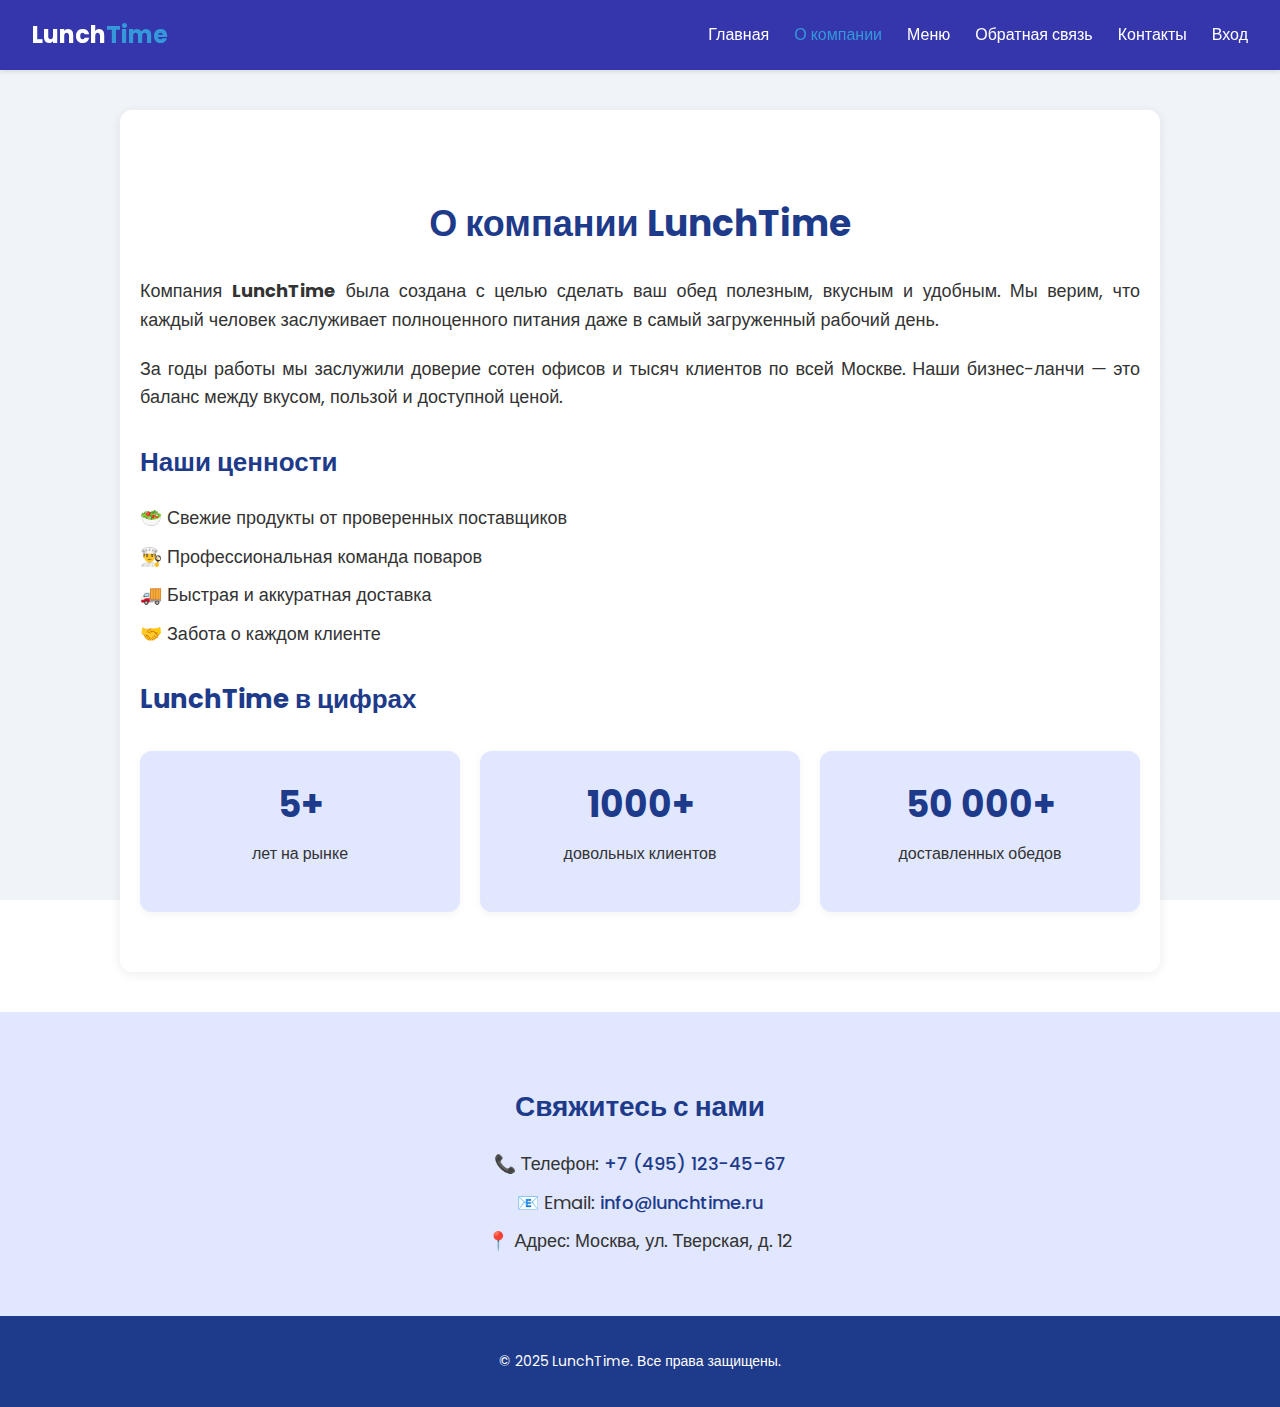
<file: about.html>
<!DOCTYPE html>
<html lang="ru">
<head>
    <meta charset="UTF-8">
    <meta name="viewport" content="width=device-width, initial-scale=1.0">
    <title>О компании — LunchTime</title>
    <!-- Google Fonts -->
    <link href="https://fonts.googleapis.com/css2?family=Poppins:wght@400;500;600;700&display=swap" rel="stylesheet">
    <link rel="stylesheet" href="style.css">
</head>
<body>
    <!-- Навигация -->
    <header>
        <nav class="navbar">
            <div class="logo">Lunch<span class="accent">Time</span></div>
            <ul class="nav-links">
                <li><a href="index.html">Главная</a></li>
                <li><a href="about.html" class="active">О компании</a></li>
                <li><a href="menu.html">Меню</a></li>
                <li><a href="feedback.html">Обратная связь</a></li>
                <li><a href="contacts.html">Контакты</a></li>
                <li><a href="login.html">Вход</a></li>
            </ul>
        </nav>
    </header>

    <!-- О компании -->
    <section class="about-page">
        <div class="container">
            <h1>О компании LunchTime</h1>
            <p>
                Компания <strong>LunchTime</strong> была создана с целью сделать ваш обед полезным, вкусным и удобным. 
                Мы верим, что каждый человек заслуживает полноценного питания даже в самый загруженный рабочий день.
            </p>
            <p>
                За годы работы мы заслужили доверие сотен офисов и тысяч клиентов по всей Москве. 
                Наши бизнес-ланчи — это баланс между вкусом, пользой и доступной ценой.
            </p>

            <h2>Наши ценности</h2>
            <ul class="values">
                <li>🥗 Свежие продукты от проверенных поставщиков</li>
                <li>👨‍🍳 Профессиональная команда поваров</li>
                <li>🚚 Быстрая и аккуратная доставка</li>
                <li>🤝 Забота о каждом клиенте</li>
            </ul>

            <h2>LunchTime в цифрах</h2>
            <div class="stats">
                <div class="stat">
                    <h3>5+</h3>
                    <p>лет на рынке</p>
                </div>
                <div class="stat">
                    <h3>1000+</h3>
                    <p>довольных клиентов</p>
                </div>
                <div class="stat">
                    <h3>50 000+</h3>
                    <p>доставленных обедов</p>
                </div>
            </div>
        </div>
    </section>

    <!-- Контакты -->
    <section class="contacts">
        <div class="container">
            <h2>Свяжитесь с нами</h2>
            <p>📞 Телефон: <a href="tel:+74951234567">+7 (495) 123-45-67</a></p>
            <p>📧 Email: <a href="mailto:info@lunchtime.ru">info@lunchtime.ru</a></p>
            <p>📍 Адрес: Москва, ул. Тверская, д. 12</p>
        </div>
    </section>

    <!-- Футер -->
    <footer>
        <p>© 2025 LunchTime. Все права защищены.</p>
    </footer>
</body>
</html>
</file>
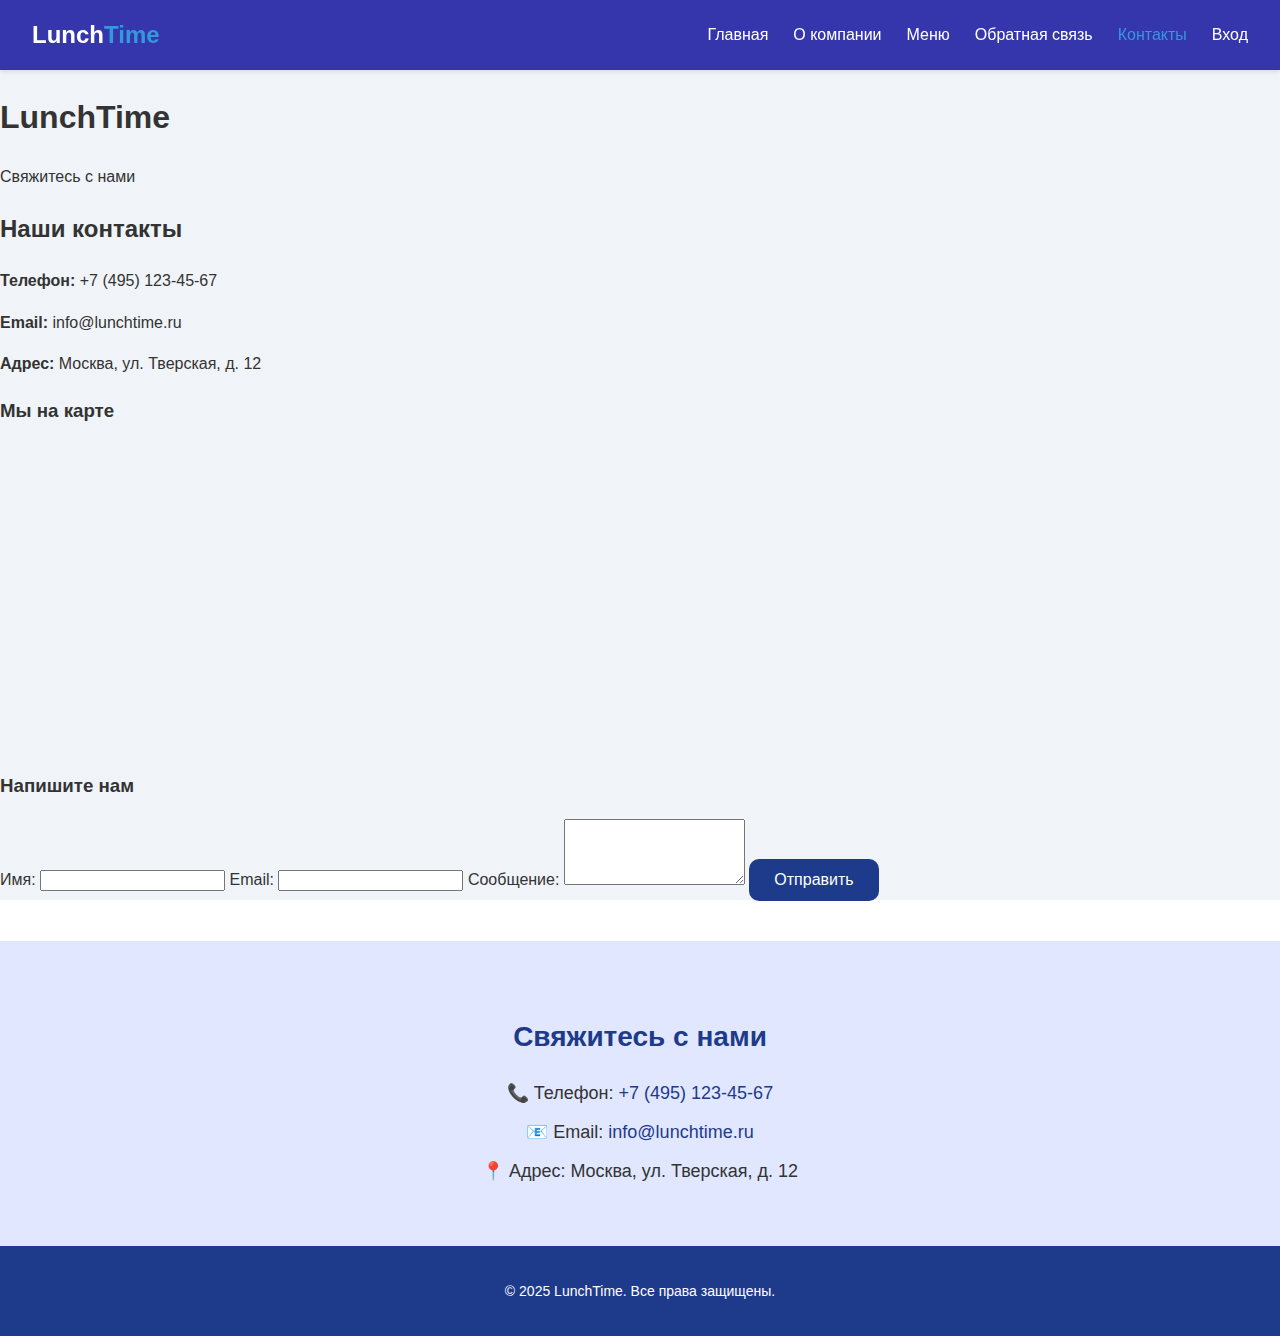
<file: contacts.html>
<!DOCTYPE html>
<html lang="ru">
<head>
  <meta charset="UTF-8">
  <meta name="viewport" content="width=device-width, initial-scale=1.0">
  <title>Контакты - LunchTime</title>
  <link rel="stylesheet" href="style.css">
</head>
<body class="contacts-body">
    <header>
        <nav class="navbar">
            <div class="logo">Lunch<span class="accent">Time</span></div>
            <ul class="nav-links">
                <li><a href="index.html">Главная</a></li>
                <li><a href="about.html">О компании</a></li>
                <li><a href="menu.html">Меню</a></li>
                <li><a href="feedback.html">Обратная связь</a></li>
                <li><a href="contacts.html" class="active" >Контакты</a></li>
                <li><a href="login.html">Вход</a></li>
            </ul>
        </nav>
    </header>
  <header class="contacts-header">
    <h1>LunchTime</h1>
    <p class="tagline">Свяжитесь с нами</p>
  </header>

  <main class="contacts-page">
    <h2>Наши контакты</h2>

    <section class="contact-info">
      <p><strong>Телефон:</strong> +7 (495) 123-45-67</p>
      <p><strong>Email:</strong> info@lunchtime.ru</p>
      <p><strong>Адрес:</strong> Москва, ул. Тверская, д. 12</p>
    </section>

    <section class="contact-map">
      <h3>Мы на карте</h3>
      <iframe src="https://yandex.ru/map-widget/v1/?um=constructor%3A2a5a7a132fe88a7af6d7c87f9470e6c37d882b1c93dcd6c9ac15cf06c947d6c7&amp;source=constructor" width="100%" height="300" frameborder="0"></iframe>
    </section>

    <section class="contact-form">
      <h3>Напишите нам</h3>
      <form action="https://httpbin.org/post" method="POST">
        <label for="name">Имя:</label>
        <input type="text" name="name" id="name" required>

        <label for="email">Email:</label>
        <input type="email" name="email" id="email" required>

        <label for="message">Сообщение:</label>
        <textarea name="message" id="message" rows="4" required></textarea>

        <button type="submit" class="submit-btn">Отправить</button>
      </form>
    </section>
  </main>

  <section class="contacts">
        <h2>Свяжитесь с нами</h2>
        <p>📞 Телефон: <a href="tel:+74951234567">+7 (495) 123-45-67</a></p>
        <p>📧 Email: <a href="mailto:info@lunchtime.ru">info@lunchtime.ru</a></p>
        <p>📍 Адрес: Москва, ул. Тверская, д. 12</p>
    </section>

    <!-- Футер -->
    <footer>
        <p>© 2025 LunchTime. Все права защищены.</p>
    </footer>
</body>
</html>
</file>
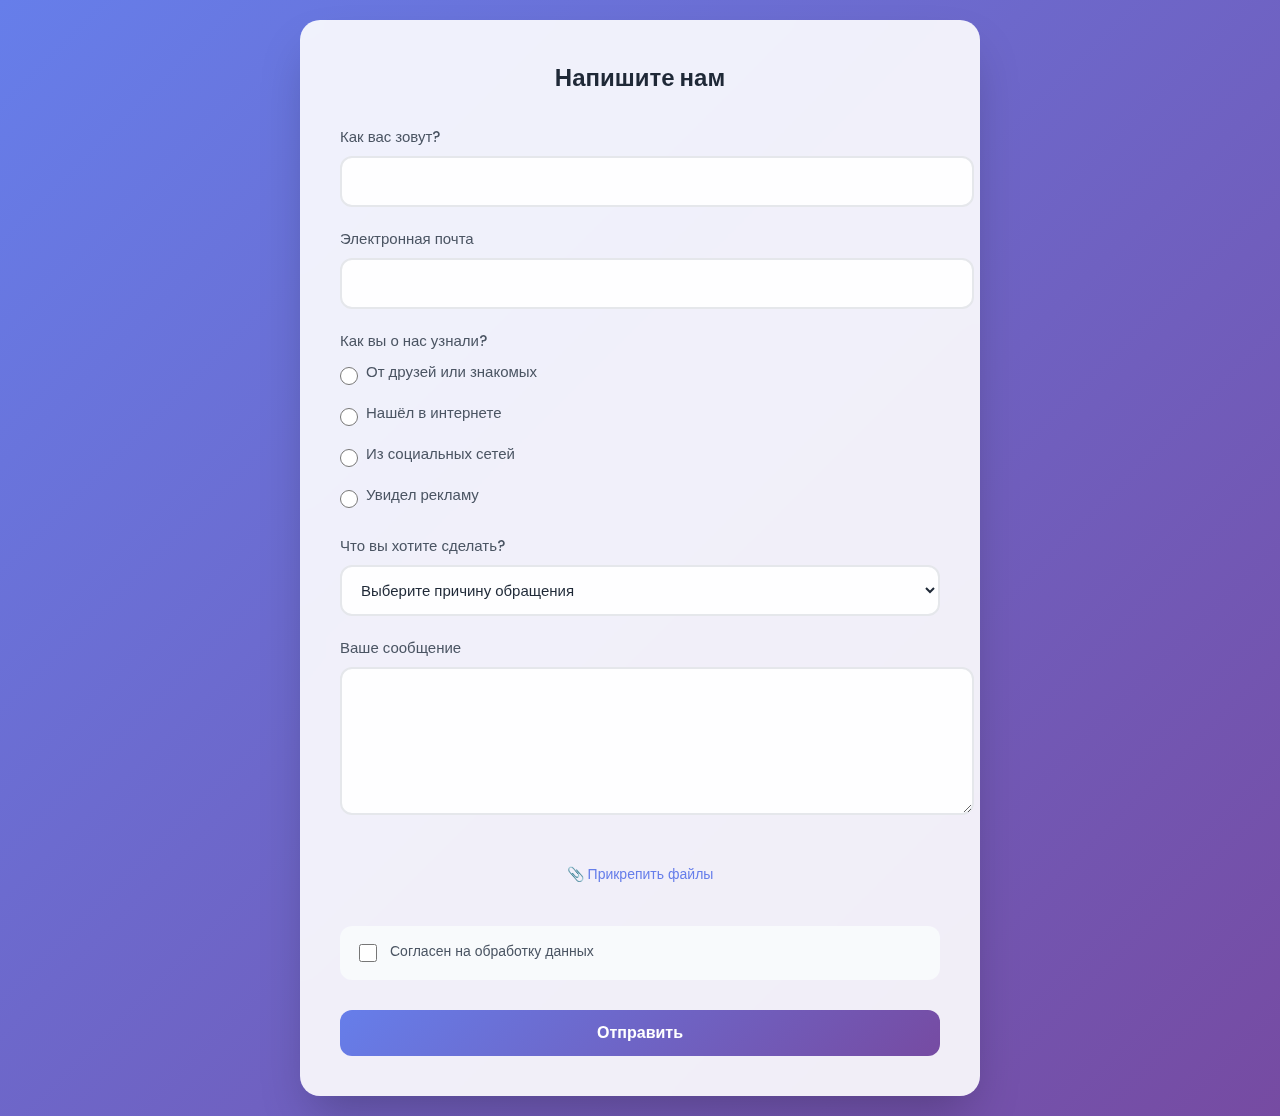
<file: feedback.html>
<!DOCTYPE html>
<html lang="ru">
<head>
    <meta charset="UTF-8">
    <meta name="viewport" content="width=device-width, initial-scale=1.0">
    <title>Обратная связь — Lunchtime</title>
    <link href="https://fonts.googleapis.com/css2?family=Poppins:wght@400;500;600&display=swap" rel="stylesheet">
    <style>
        body {
            margin: 0;
            font-family: 'Poppins', sans-serif;
            min-height: 100vh;
            display: flex;
            justify-content: center;
            align-items: center;
            background: linear-gradient(135deg, #667eea 0%, #764ba2 100%);
            padding: 20px;
            box-sizing: border-box;
        }

        .feedback-container {
            background: rgba(255, 255, 255, 0.9);
            backdrop-filter: blur(10px);
            border-radius: 20px;
            width: 500px;
            max-width: 100%;
            box-shadow: 0 25px 50px -12px rgba(0, 0, 0, 0.25);
            padding: 40px;
        }

        h1 {
            margin: 0 0 30px;
            color: #1F2937;
            font-size: 24px;
            text-align: center;
        }

        .input-group {
            position: relative;
            margin-bottom: 20px;
        }

        .input-group label {
            display: block;
            margin-bottom: 8px;
            color: #4B5563;
            font-size: 14px;
            font-weight: 500;
        }

        .input-group input,
        .input-group textarea {
            width: 100%;
            padding: 12px;
            border: 1px solid #E5E7EB;
            border-radius: 12px;
            font-size: 16px;
            color: #1F2937;
            transition: all 0.3s ease;
            background: rgba(255, 255, 255, 0.8);
            font-family: inherit;
        }

        .input-group input:focus,
        .input-group textarea:focus {
            outline: none;
            border-color: #667eea;
            box-shadow: 0 0 0 3px rgba(102, 126, 234, 0.1);
            background: rgba(255, 255, 255, 0.95);
        }

        .input-group textarea {
            resize: vertical;
            min-height: 120px;
        }

        button[type="submit"] {
            width: 100%;
            padding: 14px;
            background: linear-gradient(135deg, #667eea 0%, #764ba2 100%);
            color: white;
            border: none;
            border-radius: 12px;
            font-size: 16px;
            font-weight: 500;
            cursor: pointer;
            transition: all 0.3s ease;
        }

        button[type="submit"]:hover {
            transform: translateY(-2px);
            box-shadow: 0 8px 20px rgba(102, 126, 234, 0.3);
        }

        .radio-group {
            display: flex;
            flex-direction: column;
            gap: 10px;
            margin-top: 8px;
        }

        .radio-item {
            display: flex;
            align-items: center;
            gap: 8px;
        }

        .radio-item input[type="radio"] {
            width: 18px;
            height: 18px;
            margin: 0;
            cursor: pointer;
        }

        .radio-item label {
            margin: 0;
            cursor: pointer;
        }

        select {
            width: 100%;
            padding: 12px;
            border: 1px solid #E5E7EB;
            border-radius: 12px;
            font-size: 16px;
            color: #1F2937;
            background: rgba(255, 255, 255, 0.8);
            transition: all 0.3s ease;
            cursor: pointer;
            font-family: inherit;
        }

        select:focus {
            outline: none;
            border-color: #667eea;
            box-shadow: 0 0 0 3px rgba(102, 126, 234, 0.1);
            background: rgba(255, 255, 255, 0.95);
        }

        .file-group {
            position: relative;
            padding: 2em 0;
            text-align: center;
        }

        .file-input {
            width: 100%;
            height: 100%;
            position: absolute;
            top: 0;
            left: 0;
            opacity: 0;
            cursor: pointer;
        }

        .file-group::before {
            content: '📎 Прикрепить файлы';
            color: #667eea;
            font-size: 14px;
            position: absolute;
            left: 50%;
            top: 50%;
            transform: translate(-50%, -50%);
            pointer-events: none;
        }

        .input-group {
            position: relative;
            margin-bottom: 25px;
        }

        .checkbox-container {
            display: flex;
            align-items: flex-start;
            gap: 8px;
            margin-bottom: 20px;
        }

        .checkbox-container input[type="checkbox"] {
            width: 18px;
            height: 18px;
            margin-top: 2px;
        }

        .checkbox-container label {
            color: #4B5563;
            font-size: 14px;
            line-height: 1.4;
        }


    </style>
</head>
<body>
    <div class="feedback-container">
        <h1>Напишите нам</h1>
        <form action="https://httpbin.org/post" method="POST">
            <div class="input-group">
                <label for="fullname">Как вас зовут?</label>
                <input type="text" id="fullname" name="fullname" required>
            </div>

            <div class="input-group">
                <label for="email">Электронная почта</label>
                <input type="email" id="email" name="email" required>
            </div>

            <div class="input-group">
                <label>Как вы о нас узнали?</label>
                <div class="radio-group">
                    <div class="radio-item">
                        <input type="radio" id="source1" name="source" value="friends" required>
                        <label for="source1">От друзей или знакомых</label>
                    </div>
                    <div class="radio-item">
                        <input type="radio" id="source2" name="source" value="internet">
                        <label for="source2">Нашёл в интернете</label>
                    </div>
                    <div class="radio-item">
                        <input type="radio" id="source3" name="source" value="social">
                        <label for="source3">Из социальных сетей</label>
                    </div>
                    <div class="radio-item">
                        <input type="radio" id="source4" name="source" value="advertising">
                        <label for="source4">Увидел рекламу</label>
                    </div>
                </div>
            </div>

            <div class="input-group">
                <label for="type">Что вы хотите сделать?</label>
                <select id="type" name="type" required>
                    <option value="">Выберите причину обращения</option>
                    <option value="feedback">Оставить отзыв</option>
                    <option value="complaint">Сообщить о проблеме</option>
                    <option value="suggestion">Предложить идею</option>
                </select>
            </div>

            <div class="input-group">
                <label for="message">Ваше сообщение</label>
                <textarea id="message" name="message" required></textarea>
            </div>

            <div class="input-group file-group">
                <input type="file" id="attachment" name="attachment" class="file-input" multiple>
            </div>

            <div class="checkbox-container">
                <input type="checkbox" id="consent" name="consent" required>
                <label for="consent">Согласен на обработку данных</label>
            </div>

            <button type="submit">Отправить</button>
        </form>
    </div>
</body>
</html>
<head>
<meta charset="UTF-8">
<meta name="viewport" content="width=device-width, initial-scale=1.0">
<title>Обратная связь — Lunchtime</title>
<link href="https://fonts.googleapis.com/css2?family=Poppins:wght@400;500;600&display=swap" rel="stylesheet">
<style>
body {
    margin: 0;
    font-family: 'Poppins', sans-serif;
    min-height: 100vh;
    display: flex;
    justify-content: center;
    align-items: center;
    background: linear-gradient(135deg, #667eea 0%, #764ba2 100%);
    padding: 20px;
    box-sizing: border-box;
}

.feedback-container {
    background: rgba(255, 255, 255, 0.9);
    backdrop-filter: blur(10px);
    border-radius: 20px;
    width: 600px;
    max-width: 100%;
    box-shadow: 0 25px 50px -12px rgba(0, 0, 0, 0.25);
    overflow: hidden;
    position: relative;
}

.feedback-header {
    background: rgba(255, 255, 255, 0.95);
    padding: 25px 30px;
    border-bottom: 1px solid rgba(0, 0, 0, 0.1);
}

.feedback-header h2 {
    margin: 0;
    color: #1a1a1a;
    font-size: 24px;
    font-weight: 600;
}

.feedback-form {
    padding: 30px;
}

.input-group {
    margin-bottom: 20px;
}

.input-group label {
    display: block;
    margin-bottom: 8px;
    color: #4B5563;
    font-size: 14px;
    font-weight: 500;
}

.input-group input,
.input-group textarea,
.input-group select {
    width: 100%;
    padding: 12px;
    border: 1px solid #E5E7EB;
    border-radius: 12px;
    font-size: 16px;
    color: #1F2937;
    transition: all 0.3s ease;
    background: rgba(255, 255, 255, 0.8);
}

.input-group input:focus,
.input-group textarea:focus,
.input-group select:focus {
    outline: none;
    border-color: #667eea;
    box-shadow: 0 0 0 3px rgba(102, 126, 234, 0.1);
    background: rgba(255, 255, 255, 0.95);
}

.input-group textarea {
    height: 120px;
    resize: vertical;
}

.rating-group {
    display: flex;
    gap: 10px;
    margin-bottom: 20px;
}

.rating-option {
    flex: 1;
}

.rating-option input[type="radio"] {
    display: none;
}

.rating-option label {
    display: block;
    padding: 12px;
    text-align: center;
    background: rgba(255, 255, 255, 0.8);
    border: 1px solid #E5E7EB;
    border-radius: 12px;
    cursor: pointer;
    transition: all 0.3s ease;
}

.rating-option input[type="radio"]:checked + label {
    background: linear-gradient(135deg, #667eea 0%, #764ba2 100%);
    color: white;
    border-color: transparent;
}

.file-upload {
    margin-bottom: 20px;
}

.file-upload label {
    display: inline-block;
    padding: 12px 20px;
    background: rgba(255, 255, 255, 0.8);
    border: 1px solid #E5E7EB;
    border-radius: 12px;
    cursor: pointer;
    transition: all 0.3s ease;
}

.file-upload label:hover {
    background: rgba(255, 255, 255, 0.95);
    border-color: #667eea;
}

.file-upload input[type="file"] {
    display: none;
}

button[type="submit"] {
    width: 100%;
    padding: 14px;
    background: linear-gradient(135deg, #667eea 0%, #764ba2 100%);
    color: white;
    border: none;
    border-radius: 12px;
    font-size: 16px;
    font-weight: 500;
    cursor: pointer;
    transition: all 0.3s ease;
}

button[type="submit"]:hover {
    transform: translateY(-2px);
    box-shadow: 0 8px 20px rgba(102, 126, 234, 0.3);
}

.feedback-container {
    background: rgba(255, 255, 255, 0.9);
    backdrop-filter: blur(10px);
    border-radius: 20px;
    width: 600px;
    max-width: 100%;
    box-shadow: 0 25px 50px -12px rgba(0, 0, 0, 0.25);
    overflow: hidden;
    position: relative;
}

.feedback-header {
    background: rgba(255, 255, 255, 0.95);
    padding: 25px 30px;
    border-bottom: 1px solid rgba(0, 0, 0, 0.1);
}

.feedback-header h2 {
    margin: 0;
    color: #1a1a1a;
    font-size: 24px;
    font-weight: 600;
}

.feedback-form {
    padding: 30px;
}

.input-group {
    margin-bottom: 20px;
}

.input-group label {
    display: block;
    margin-bottom: 8px;
    color: #4B5563;
    font-size: 14px;
    font-weight: 500;
}

.input-group input,
.input-group textarea,
.input-group select {
    width: 100%;
    padding: 12px;
    border: 1px solid #E5E7EB;
    border-radius: 12px;
    font-size: 16px;
    color: #1F2937;
    transition: all 0.3s ease;
}

.input-group input:focus,
.input-group textarea:focus,
.input-group select:focus {
    outline: none;
    border-color: #667eea;
    box-shadow: 0 0 0 3px rgba(102, 126, 234, 0.1);
}

.input-group textarea {
    height: 120px;
    resize: vertical;
}

.rating-group {
    display: flex;
    gap: 10px;
    margin-bottom: 20px;
}

.rating-option {
    flex: 1;
}

.rating-option input[type="radio"] {
    display: none;
}

.rating-option label {
    display: block;
    padding: 12px;
    text-align: center;
    background: rgba(255, 255, 255, 0.9);
    border: 1px solid #E5E7EB;
    border-radius: 12px;
    cursor: pointer;
    transition: all 0.3s ease;
}

.rating-option input[type="radio"]:checked + label {
    background: linear-gradient(135deg, #667eea 0%, #764ba2 100%);
    color: white;
    border-color: transparent;
}

.file-upload {
    margin-bottom: 20px;
}

.file-upload label {
    display: inline-block;
    padding: 12px 20px;
    background: rgba(255, 255, 255, 0.9);
    border: 1px solid #E5E7EB;
    border-radius: 12px;
    cursor: pointer;
    transition: all 0.3s ease;
}

.file-upload label:hover {
    background: rgba(255, 255, 255, 0.95);
    border-color: #667eea;
}

.file-upload input[type="file"] {
    display: none;
}

button[type="submit"] {
    width: 100%;
    padding: 14px;
    background: linear-gradient(135deg, #667eea 0%, #764ba2 100%);
    color: white;
    border: none;
    border-radius: 12px;
    font-size: 16px;
    font-weight: 500;
    cursor: pointer;
    transition: all 0.3s ease;
}

button[type="submit"]:hover {
    transform: translateY(-1px);
    box-shadow: 0 4px 12px rgba(102, 126, 234, 0.25);
}
<style>
body {
    margin: 0;
    font-family: 'Poppins', sans-serif;
    min-height: 100vh;
    display: flex;
    justify-content: center;
    align-items: center;
    background: linear-gradient(135deg, #667eea 0%, #764ba2 100%);
    padding: 20px;
    box-sizing: border-box;
}

.feedback-container {
    background: rgba(255, 255, 255, 0.9);
    backdrop-filter: blur(10px);
    border-radius: 20px;
    width: 600px;
    max-width: 100%;
    box-shadow: 0 25px 50px -12px rgba(0, 0, 0, 0.25);
    overflow: hidden;
    position: relative;
}

.feedback-header {
    background: rgba(255, 255, 255, 0.95);
    padding: 25px 30px;
    border-bottom: 1px solid rgba(0, 0, 0, 0.1);
}

.feedback-header h2 {
    margin: 0;
    color: #1a1a1a;
    font-size: 24px;
    font-weight: 600;
}

.feedback-form {
    padding: 30px;
}

.input-group {
    margin-bottom: 20px;
}

.input-group label {
    display: block;
    margin-bottom: 8px;
    color: #4B5563;
    font-size: 14px;
    font-weight: 500;
}

.input-group input,
.input-group textarea,
.input-group select {
    width: 100%;
    padding: 12px;
    border: 1px solid #E5E7EB;
    border-radius: 12px;
    font-size: 16px;
    color: #1F2937;
    transition: all 0.3s ease;
}

.input-group input:focus,
.input-group textarea:focus,
.input-group select:focus {
    outline: none;
    border-color: #667eea;
    box-shadow: 0 0 0 3px rgba(102, 126, 234, 0.1);
}

.input-group textarea {
    height: 120px;
    resize: vertical;
}

.rating-group {
    display: flex;
    gap: 10px;
    margin-bottom: 20px;
}

.rating-option {
    flex: 1;
}

.rating-option input[type="radio"] {
    display: none;
}

.rating-option label {
    display: block;
    padding: 12px;
    text-align: center;
    background: rgba(255, 255, 255, 0.9);
    border: 1px solid #E5E7EB;
    border-radius: 12px;
    cursor: pointer;
    transition: all 0.3s ease;
}

.rating-option input[type="radio"]:checked + label {
    background: linear-gradient(135deg, #667eea 0%, #764ba2 100%);
    color: white;
    border-color: transparent;
}

.file-upload {
    margin-bottom: 20px;
}

.file-upload label {
    display: inline-block;
    padding: 12px 20px;
    background: rgba(255, 255, 255, 0.9);
    border: 1px solid #E5E7EB;
    border-radius: 12px;
    cursor: pointer;
    transition: all 0.3s ease;
}

.file-upload label:hover {
    background: rgba(255, 255, 255, 0.95);
    border-color: #667eea;
}

.file-upload input[type="file"] {
    display: none;
}

button[type="submit"] {
    width: 100%;
    padding: 14px;
    background: linear-gradient(135deg, #667eea 0%, #764ba2 100%);
    color: white;
    border: none;
    border-radius: 12px;
    font-size: 16px;
    font-weight: 500;
    cursor: pointer;
    transition: all 0.3s ease;
}

button[type="submit"]:hover {
    transform: translateY(-1px);
    box-shadow: 0 4px 12px rgba(102, 126, 234, 0.25);
}

.feedback-container {
    background: rgba(255, 255, 255, 0.9);
    backdrop-filter: blur(10px);
    border-radius: 20px;
    width: 600px;
    max-width: 100%;
    box-shadow: 0 25px 50px -12px rgba(0, 0, 0, 0.25);
    overflow: hidden;
    position: relative;
}

.feedback-header {
    background: rgba(255, 255, 255, 0.95);
    padding: 25px 30px;
    border-bottom: 1px solid rgba(0, 0, 0, 0.1);
}

.feedback-header h2 {
    margin: 0;
    color: #1a1a1a;
    font-size: 24px;
    font-weight: 600;
}

.feedback-form {
    padding: 30px;
}

.input-group {
    position: relative;
    margin-bottom: 20px;
}

.input-group label {
    display: block;
    margin-bottom: 8px;
    color: #4B5563;
    font-weight: 500;
    font-size: 15px;
}

.input-group input,
.input-group textarea,
.input-group select {
    width: 100%;
    padding: 12px 15px;
    border: 2px solid #E5E7EB;
    border-radius: 12px;
    font-size: 15px;
    transition: all 0.3s ease;
    background: rgba(255, 255, 255, 0.9);
    font-family: 'Poppins', sans-serif;
}

.input-group textarea {
    min-height: 120px;
    resize: vertical;
}

.input-group input:focus,
.input-group textarea:focus,
.input-group select:focus {
    border-color: #667eea;
    box-shadow: 0 0 0 4px rgba(102, 126, 234, 0.1);
    outline: none;
}

.rating-group {
    display: flex;
    gap: 15px;
    margin: 10px 0;
}

.rating-option {
    flex: 1;
    text-align: center;
}

.rating-option input[type="radio"] {
    display: none;
}

.rating-option label {
    display: block;
    padding: 10px;
    border: 2px solid #E5E7EB;
    border-radius: 12px;
    cursor: pointer;
    transition: all 0.3s ease;
    font-weight: 500;
}

.rating-option input[type="radio"]:checked + label {
    background: linear-gradient(135deg, #667eea 0%, #764ba2 100%);
    color: white;
    border-color: transparent;
}

.file-input {
    margin-bottom: 20px;
}

.file-input label {
    display: block;
    padding: 12px;
    background: #f8fafc;
    border: 2px dashed #E5E7EB;
    border-radius: 12px;
    text-align: center;
    cursor: pointer;
    transition: all 0.3s ease;
}

.file-input label:hover {
    border-color: #667eea;
    background: #f1f5f9;
}

.file-input input[type="file"] {
    display: none;
}

.checkbox-container {
    display: flex;
    align-items: flex-start;
    gap: 10px;
    margin: 20px 0;
    padding: 15px;
    background: #f8fafc;
    border-radius: 12px;
}

.checkbox-container input[type="checkbox"] {
    width: 18px;
    height: 18px;
    margin-top: 3px;
    accent-color: #667eea;
}

.checkbox-container label {
    font-size: 14px;
    color: #4B5563;
    line-height: 1.5;
}

button[type="submit"] {
    width: 100%;
    padding: 14px;
    border: none;
    border-radius: 12px;
    background: linear-gradient(135deg, #667eea 0%, #764ba2 100%);
    color: white;
    font-size: 16px;
    font-weight: 600;
    cursor: pointer;
    transition: all 0.3s ease;
    margin-top: 10px;
}

button[type="submit"]:hover {
    transform: translateY(-2px);
    box-shadow: 0 10px 20px -10px rgba(102, 126, 234, 0.5);
}

@media (max-width: 640px) {
    .feedback-container {
        width: 95%;
        margin: 10px;
    }
    
    .feedback-header {
        padding: 20px;
    }
    
    .feedback-form {
        padding: 20px;
    }
    
    .rating-group {
        flex-direction: column;
        gap: 10px;
    }
    
    .rating-option label {
        padding: 8px;
</head>
<body>
<div class="feedback-container">
    <div class="feedback-header">
        <h2>Обратная связь</h2>
    </div>
    
    <form class="feedback-form" action="https://httpbin.org/post" method="POST" enctype="multipart/form-data">
        <div class="input-group">
            <label for="name">Ваше имя</label>
            <input type="text" id="name" name="name" required placeholder="Как к вам обращаться?">
        </div>
        
        <div class="input-group">
            <label for="email">Email</label>
            <input type="email" id="email" name="email" required placeholder="Для обратной связи">
        </div>
        
        <div class="input-group">
            <label for="subject">Тема обращения</label>
            <select id="subject" name="subject" required>
                <option value="">Выберите тему</option>
                <option value="quality">Качество обслуживания</option>
                <option value="menu">Меню</option>
                <option value="delivery">Доставка</option>
                <option value="app">Работа приложения</option>
                <option value="other">Другое</option>
            </select>
        </div>
        
        <div class="input-group">
            <label>Оценка</label>
            <div class="rating-group">
                <div class="rating-option">
                    <input type="radio" id="rating1" name="rating" value="1" required>
                    <label for="rating1">1</label>
                </div>
                <div class="rating-option">
                    <input type="radio" id="rating2" name="rating" value="2">
                    <label for="rating2">2</label>
                </div>
                <div class="rating-option">
                    <input type="radio" id="rating3" name="rating" value="3">
                    <label for="rating3">3</label>
                </div>
                <div class="rating-option">
                    <input type="radio" id="rating4" name="rating" value="4">
                    <label for="rating4">4</label>
                </div>
                <div class="rating-option">
                    <input type="radio" id="rating5" name="rating" value="5">
                    <label for="rating5">5</label>
                </div>
            </div>
        </div>
        
        <div class="input-group">
            <label for="message">Ваше сообщение</label>
            <textarea id="message" name="message" required placeholder="Опишите ваше впечатление или проблему"></textarea>
        </div>
        
        <div class="file-input">
            <label for="file">
                Прикрепить файл<br>
                <small style="color: #6B7280;">Перетащите файл сюда или нажмите для выбора</small>
            </label>
            <input type="file" id="file" name="file">
        </div>

        <div class="checkbox-container">
            <input type="checkbox" id="consent" name="consent" required>
            <label for="consent">Я даю согласие на обработку моих персональных данных в соответствии с условиями предоставления услуг</label>
        </div>
        
        <button type="submit">Отправить отзыв</button>
    </form>
</div>
</body>
</html>
</file>
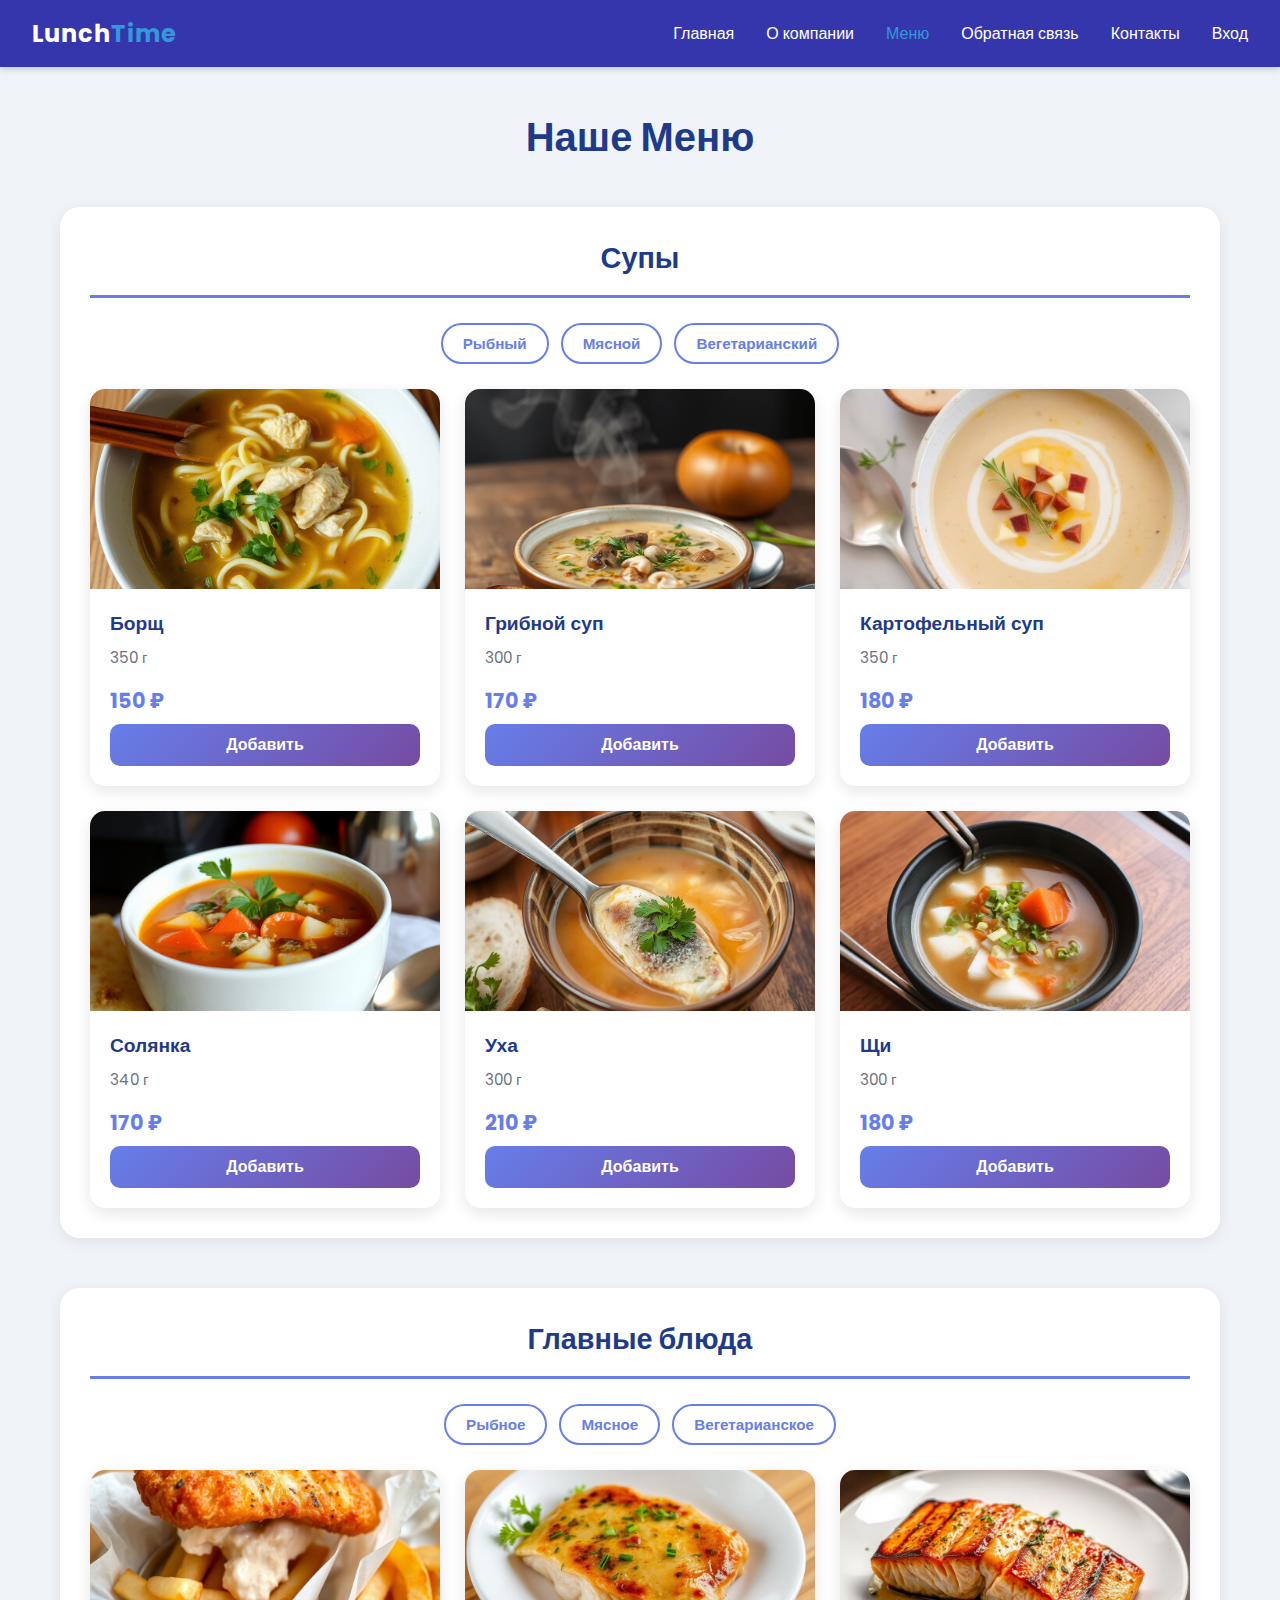
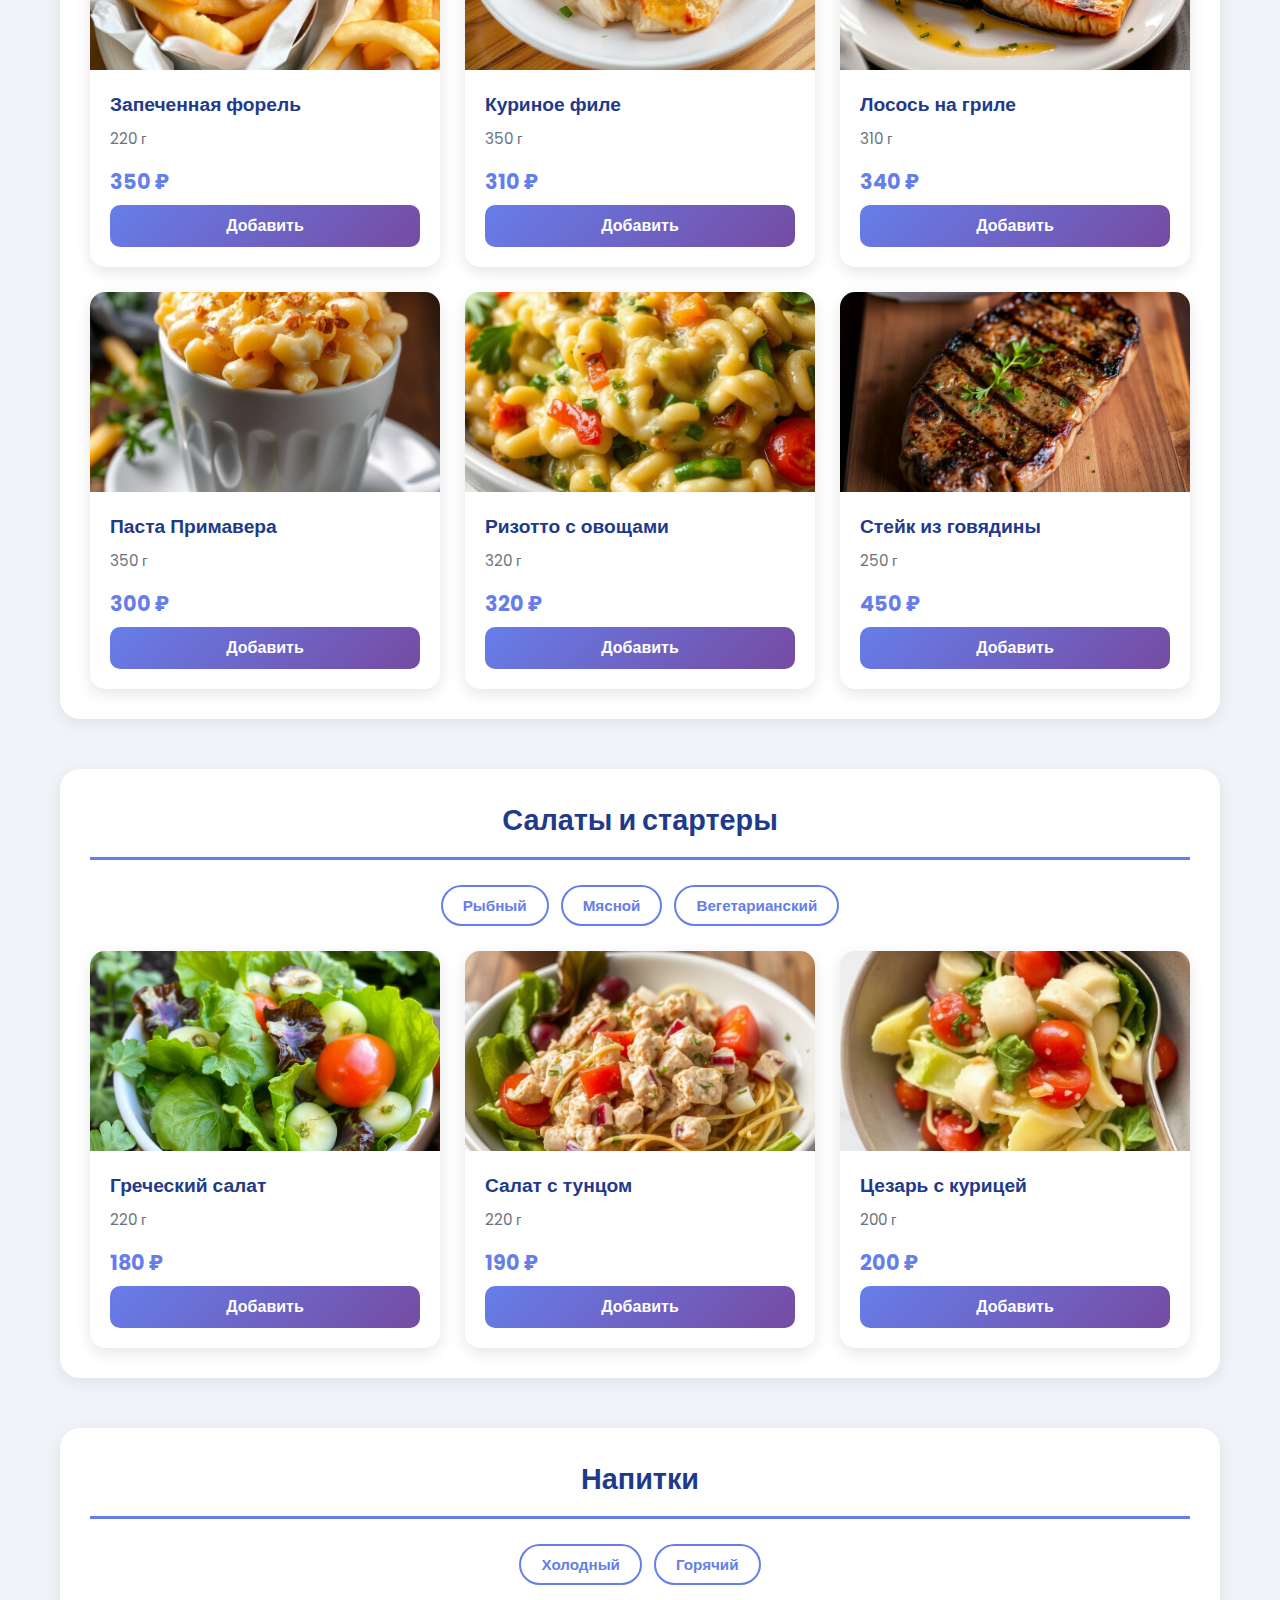
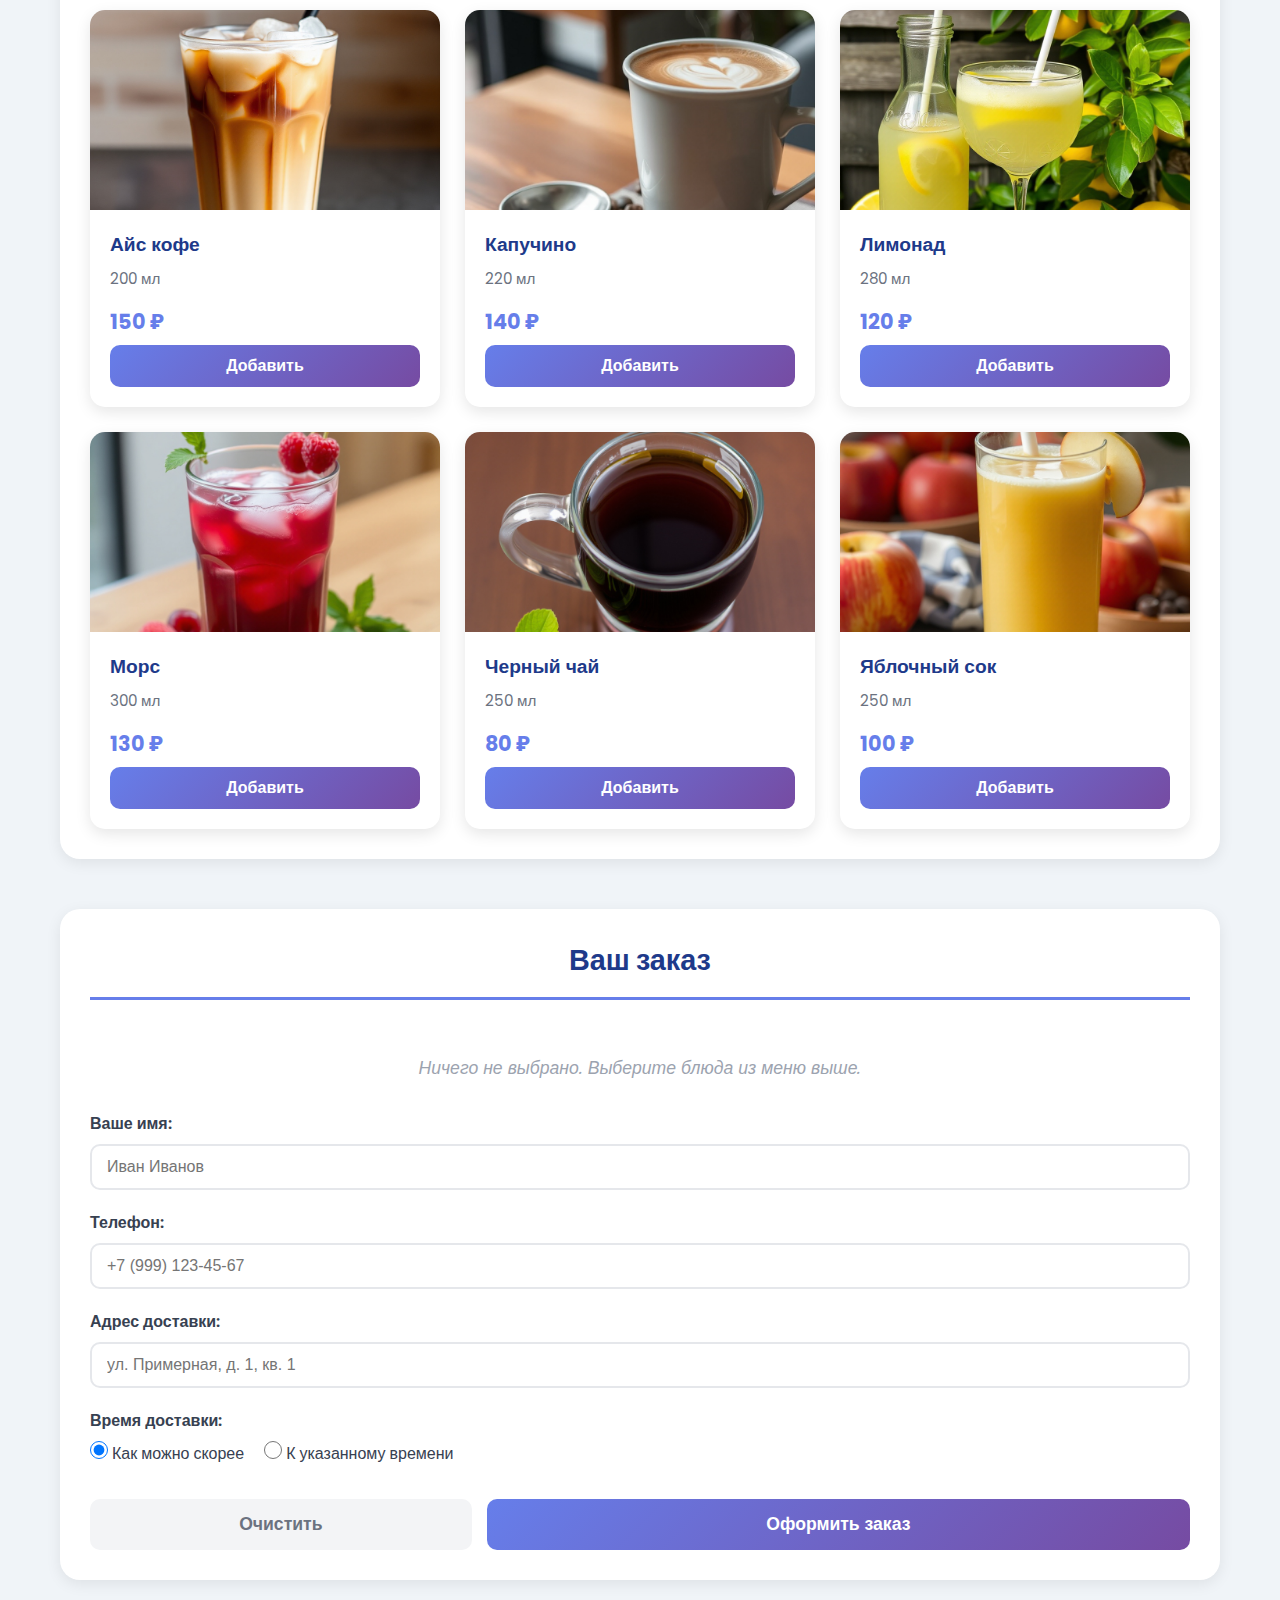
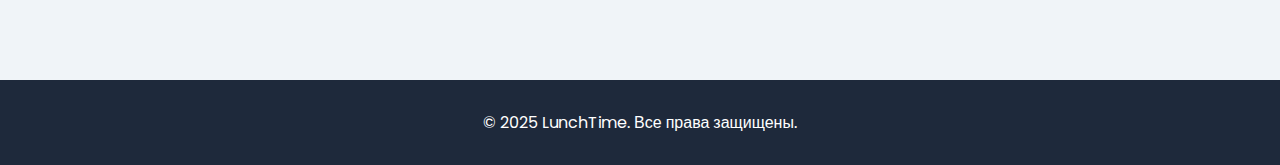
<file: menu.html>
<!DOCTYPE html>
<html lang="ru">
<head>
    <meta charset="UTF-8">
    <meta name="viewport" content="width=device-width, initial-scale=1.0">
    <title>Меню - LunchTime</title>
    <link href="https://fonts.googleapis.com/css2?family=Poppins:wght@400;500;600;700&display=swap" rel="stylesheet">
    <link rel="stylesheet" href="menu.css">
</head>
<body>
    <header>
        <nav class="navbar">
            <div class="logo">Lunch<span class="accent">Time</span></div>
            <ul class="nav-links">
                <li><a href="index.html">Главная</a></li>
                <li><a href="about.html">О компании</a></li>
                <li><a href="menu.html" class="active">Меню</a></li>
                <li><a href="feedback.html">Обратная связь</a></li>
                <li><a href="contacts.html">Контакты</a></li>
                <li><a href="login.html">Вход</a></li>
            </ul>
        </nav>
    </header>

    <main class="container">
        <h1 class="menu-title">Наше Меню</h1>

        <!-- Супы -->
        <section id="section-soup" class="menu-section">
            <h2>Супы</h2>
            <div class="filters">
                <button class="filter-btn" data-kind="fish">Рыбный</button>
                <button class="filter-btn" data-kind="meat">Мясной</button>
                <button class="filter-btn" data-kind="veg">Вегетарианский</button>
            </div>
            <div class="dishes" data-category="soup"></div>
        </section>

        <!-- Основные блюда -->
        <section id="section-main" class="menu-section">
            <h2>Главные блюда</h2>
            <div class="filters">
                <button class="filter-btn" data-kind="fish">Рыбное</button>
                <button class="filter-btn" data-kind="meat">Мясное</button>
                <button class="filter-btn" data-kind="veg">Вегетарианское</button>
            </div>
            <div class="dishes" data-category="main"></div>
        </section>

        <!-- Салаты и стартеры -->
        <section id="section-salad" class="menu-section">
            <h2>Салаты и стартеры</h2>
            <div class="filters">
                <button class="filter-btn" data-kind="fish">Рыбный</button>
                <button class="filter-btn" data-kind="meat">Мясной</button>
                <button class="filter-btn" data-kind="veg">Вегетарианский</button>
            </div>
            <div class="dishes" data-category="salad"></div>
        </section>

        <!-- Напитки -->
        <section id="section-drink" class="menu-section">
            <h2>Напитки</h2>
            <div class="filters">
                <button class="filter-btn" data-kind="cold">Холодный</button>
                <button class="filter-btn" data-kind="hot">Горячий</button>
            </div>
            <div class="dishes" data-category="drink"></div>
        </section>

        <!-- Блок "Ваш заказ" -->
        <section class="order-section" id="orderSection">
            <h2>Ваш заказ</h2>

            <p id="nothingSelected" class="order-empty">Ничего не выбрано. Выберите блюда из меню выше.</p>

            <div id="orderCategories" class="order-categories hidden">
                <div class="order-cat">
                    <h4>Суп</h4>
                    <div class="order-content" data-order-content="soup">
                        <span class="order-empty">Блюдо не выбрано</span>
                    </div>
                </div>
                <div class="order-cat">
                    <h4>Главное блюдо</h4>
                    <div class="order-content" data-order-content="main">
                        <span class="order-empty">Блюдо не выбрано</span>
                    </div>
                </div>
                <div class="order-cat">
                    <h4>Салат или стартер</h4>
                    <div class="order-content" data-order-content="salad">
                        <span class="order-empty">Блюдо не выбрано</span>
                    </div>
                </div>
                <div class="order-cat">
                    <h4>Напиток</h4>
                    <div class="order-content" data-order-content="drink">
                        <span class="order-empty">Напиток не выбран</span>
                    </div>
                </div>
            </div>

            <div id="orderSummary" class="order-summary hidden">
                <div>Итого к оплате:</div>
                <div id="orderTotal">0 ₽</div>
            </div>

            <form id="orderForm" method="post" action="/submit-order">
                <div class="form-group">
                    <label for="customerName">Ваше имя:</label>
                    <input type="text" id="customerName" name="customerName" placeholder="Иван Иванов" required>
                </div>
                <div class="form-group">
                    <label for="customerPhone">Телефон:</label>
                    <input type="tel" id="customerPhone" name="customerPhone" placeholder="+7 (999) 123-45-67" required>
                </div>
                <div class="form-group">
                    <label for="deliveryAddress">Адрес доставки:</label>
                    <input type="text" id="deliveryAddress" name="deliveryAddress" placeholder="ул. Примерная, д. 1, кв. 1" required>
                </div>
                <div class="form-group">
                    <label>Время доставки:</label>
                    <div class="delivery-time-options">
                        <label class="radio-option">
                            <input type="radio" name="deliveryTime" value="asap" checked>
                            <span>Как можно скорее</span>
                        </label>
                        <label class="radio-option">
                            <input type="radio" name="deliveryTime" value="specific">
                            <span>К указанному времени</span>
                        </label>
                    </div>
                    <input type="time" id="specificTime" name="specificTime" class="hidden" placeholder="Укажите время">
                </div>

                <div class="form-buttons">
                    <button type="button" class="reset-btn" id="resetOrder">Очистить</button>
                    <button type="submit" class="submit-btn">Оформить заказ</button>
                </div>
            </form>
        </section>
    </main>

    <footer>
        <p>&copy; 2025 LunchTime. Все права защищены.</p>
    </footer>

    <script src="js/dishes.js"></script>
    <script src="js/menu.js"></script>
</body>
</html>
</file>
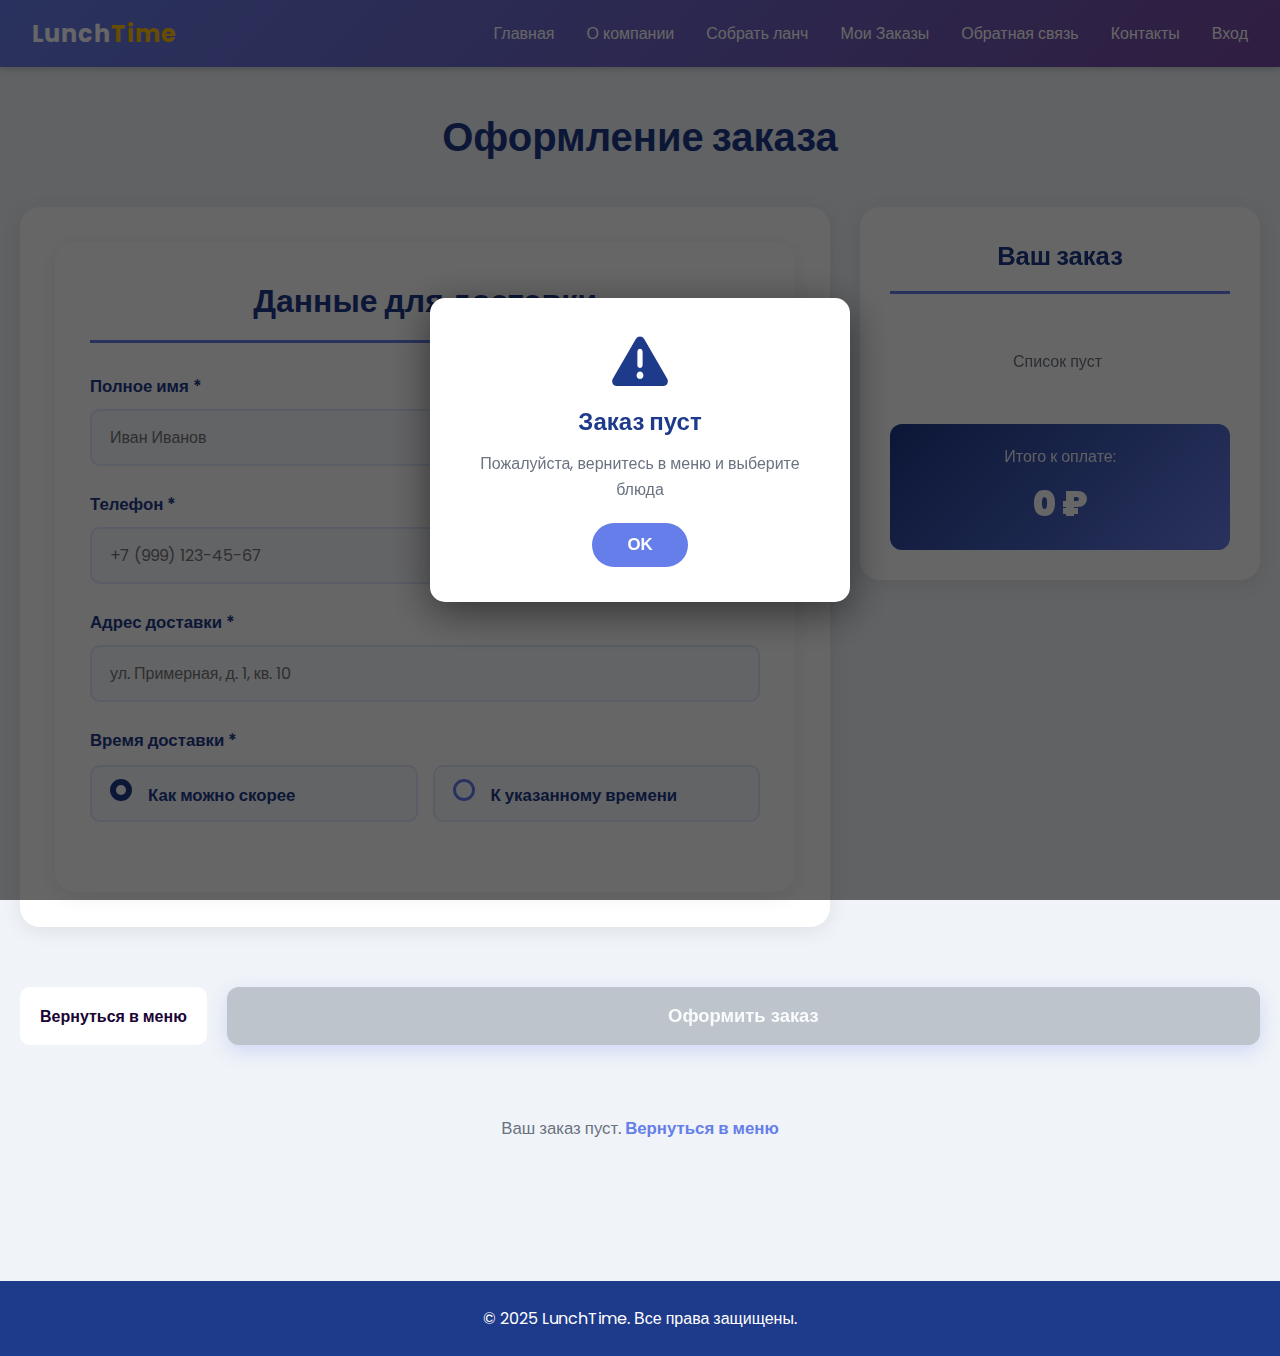
<file: order.html>
<!DOCTYPE html>
<html lang="ru">
<head>
    <meta charset="UTF-8">
    <meta name="viewport" content="width=device-width, initial-scale=1.0">
    <title>Оформление заказа — LunchTime</title>
    <link href="https://fonts.googleapis.com/css2?family=Poppins:wght@400;500;600;700&display=swap" rel="stylesheet">
    <link rel="stylesheet" href="order.css">
    <link rel="stylesheet" href="https://cdnjs.cloudflare.com/ajax/libs/font-awesome/6.0.0-beta3/css/all.min.css">
</head>
<body>
    <header>
        <nav class="navbar">
            <div class="logo">Lunch<span class="accent">Time</span></div>
            <ul class="nav-links">
                <li><a href="index.html">Главная</a></li>
                <li><a href="about.html">О компании</a></li>
                <li><a href="menu.html">Собрать ланч</a></li>
                <li><a href="orders.html">Мои Заказы</a></li>
                <li><a href="feedback.html">Обратная связь</a></li>
                <li><a href="contacts.html">Контакты</a></li>
                <li><a href="login.html">Вход</a></li>
            </ul>
        </nav>
    </header>

    <main class="container">
        <h1 class="menu-title">Оформление заказа</h1>

        <section class="order-form-container">
            <!-- Форма с данными клиента -->
            <form id="checkoutForm" class="order-form-grid">
                <div class="user-details-group">
                    <h2>Данные для доставки</h2>
                    
                    <div class="form-group">
                        <label for="fullName">Полное имя *</label>
                        <input type="text" id="fullName" name="full_name" placeholder="Иван Иванов" required>
                    </div>

                    <div class="form-group">
                        <label for="phone">Телефон *</label>
                        <input type="tel" id="phone" name="phone" placeholder="+7 (999) 123-45-67" required pattern="[\+]?[0-9\s\(\)\-]+">
                    </div>

                    <div class="form-group">
                        <label for="deliveryAddress">Адрес доставки *</label>
                        <input type="text" id="deliveryAddress" name="delivery_address" placeholder="ул. Примерная, д. 1, кв. 10" required>
                    </div>

                    <div class="form-group">
                        <label>Время доставки *</label>
                        <div class="delivery-time-options">
                            <label class="radio-option">
                                <input type="radio" name="delivery_type" value="asap" checked>
                                <span>Как можно скорее</span>
                            </label>
                            <label class="radio-option">
                                <input type="radio" name="delivery_type" value="specific">
                                <span>К указанному времени</span>
                            </label>
                        </div>
                    </div>

                    <div class="form-group hidden" id="specificTimeGroup">
                        <label for="deliveryTime">Укажите время доставки</label>
                        <input type="time" id="deliveryTime" name="delivery_time" min="07:00" max="23:00">
                        <small>Доставка доступна с 7:00 до 23:00</small>
                    </div>
                </div>
            </form>

            <!-- Сводка заказа -->
            <div class="order-summary-form-view">
                <h3>Ваш заказ</h3>
                <div id="orderItemsList" class="order-items-list">
                    <p>Загрузка заказа...</p>
                </div>
                
                <div class="order-total-block">
                    <p>Итого к оплате:</p>
                    <span id="orderTotal">0 ₽</span>
                </div>
            </div>

            <!-- Кнопки -->
            <div class="form-buttons">
                <a href="menu.html" class="reset-btn" style="display: flex; align-items: center; justify-content: center; text-decoration: none;">Вернуться в меню</a>
                <button type="submit" id="submitOrderBtn" class="submit-btn" form="checkoutForm" disabled>Оформить заказ</button>
            </div>
        </section>

        <p class="empty-order-message hidden" style="margin-top: 30px;">
            Ваш заказ пуст. <a href="menu.html">Вернуться в меню</a>
        </p>
    </main>

    <footer>
        <p>&copy; 2025 LunchTime. Все права защищены.</p>
    </footer>

    <div id="notificationModal" class="notification-modal"></div>

    <!-- ВАЖНО: Сначала загружаем menu.js, потом order.js -->
    <script src="js/menu.js"></script> 
    <script src="js/order.js"></script>
</body>
</html>
</file>
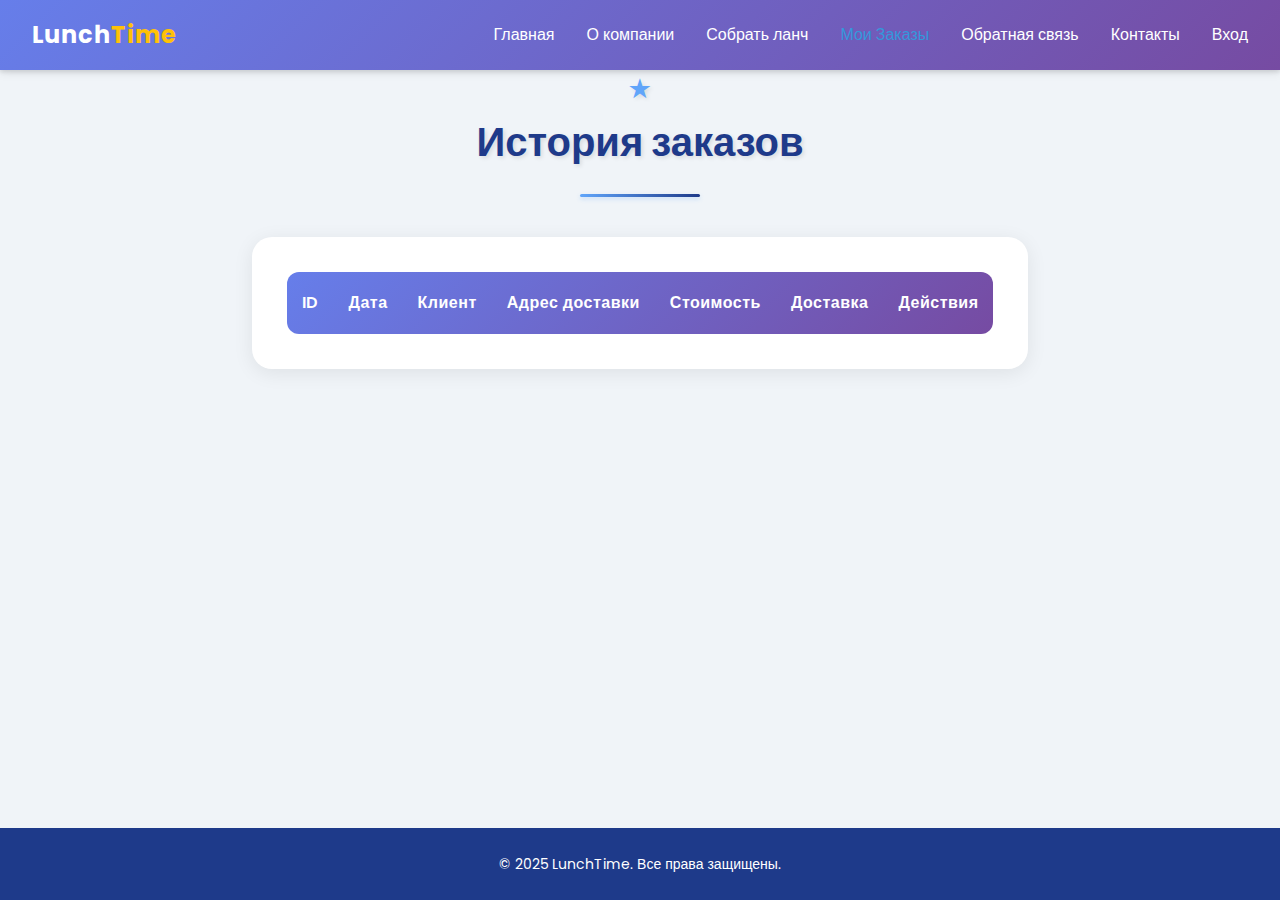
<file: orders.html>
<!DOCTYPE html>
<html lang="ru">
<head>
    <meta charset="UTF-8">
    <meta name="viewport" content="width=device-width, initial-scale=1.0">
    <title>Мои заказы — LunchTime</title>
    <link href="https://fonts.googleapis.com/css2?family=Poppins:wght@400;500;600;700&display=swap" rel="stylesheet">
    <link rel="stylesheet" href="style.css">
    <link rel="stylesheet" href="menu.css">
    <link rel="stylesheet" href="orders.css">
    <link rel="stylesheet" href="https://cdnjs.cloudflare.com/ajax/libs/font-awesome/6.0.0-beta3/css/all.min.css">
</head>
<body>
    <header>
        <nav class="navbar">
            <div class="logo">Lunch<span class="accent">Time</span></div>
            <ul class="nav-links">
                <li><a href="index.html">Главная</a></li>
                <li><a href="about.html">О компании</a></li>
                <li><a href="menu.html">Собрать ланч</a></li>
                <li><a href="orders.html" class="active">Мои Заказы</a></li>
                <li><a href="feedback.html">Обратная связь</a></li>
                <li><a href="contacts.html">Контакты</a></li>
                <li><a href="login.html">Вход</a></li>
            </ul>
        </nav>
    </header>

    <main class="container orders-page">
        <h1 class="menu-title">История заказов</h1>

        <div class="orders-container">
            <table class="orders-table" id="ordersTable">
                <thead>
                    <tr>
                        <th>ID</th>
                        <th>Дата</th>
                        <th>Клиент</th>
                        <th>Адрес доставки</th>
                        <th>Стоимость</th>
                        <th>Доставка</th>
                        <th>Действия</th>
                    </tr>
                </thead>
                <tbody id="ordersTableBody">
                    <!-- Заказы загружаются динамически -->
                </tbody>
            </table>

            <p id="noOrdersMessage" class="hidden">
                У вас пока нет оформленных заказов. <a href="menu.html">Собрать ланч</a>
            </p>
        </div>
    </main>

    <footer>
        <p>&copy; 2025 LunchTime. Все права защищены.</p>
    </footer>

    <div id="notificationModal" class="notification-modal"></div>

    <script src="js/menu.js"></script> 
    <script src="js/orders.js"></script>
</body>
</html>
</file>
<file: style.css>
/* Основные стили */
:root {
    --primary: #1e3a8a;
    --accent: #60a5fa;
    --bg: #f0f4f8;
    --text: #333;
}

body {
    margin: 0;
    font-family: 'Poppins', sans-serif;
    color: var(--text);
    line-height: 1.6;
    background: var(--bg);
}

/* Навигация */
.navbar {
    display: flex;
    justify-content: space-between;
    align-items: center;
    background: var(--primary);
    padding: 1rem 2rem;
    position: sticky;
    top: 0;
    z-index: 100;
}

.logo {
    color: white;
    font-weight: bold;
}

.nav-links {
    display: flex;
    gap: 1.5rem;
    list-style: none;
}

.nav-links a {
    color: white;
    text-decoration: none;
}

.nav-links a:hover {
    color: var(--accent);
}

/* Формы */
.form-container {
    max-width: 600px;
    margin: 2rem auto;
    padding: 2rem;
    background: white;
    border-radius: 8px;
    box-shadow: 0 2px 8px rgba(0,0,0,0.1);
}

.form-group {
    margin-bottom: 1rem;
}

.form-group label {
    display: block;
    margin-bottom: 0.5rem;
}

.form-group input,
.form-group select,
.form-group textarea {
    width: 100%;
    padding: 0.5rem;
    border: 1px solid #ddd;
    border-radius: 4px;
}

button {
    background: var(--primary);
    color: white;
    border: none;
    padding: 0.75rem 1.5rem;
    border-radius: 4px;
    cursor: pointer;
}

button:hover {
    background: var(--accent);
}

/* Меню */
.menu-container {
    max-width: 1200px;
    margin: 2rem auto;
    padding: 0 1rem;
}

.dishes {
    display: grid;
    grid-template-columns: repeat(auto-fit, minmax(280px, 1fr));
    gap: 2rem;
}

.dish {
    background: white;
    border-radius: 8px;
    overflow: hidden;
    box-shadow: 0 2px 8px rgba(0,0,0,0.1);
}

.dish img {
    width: 100%;
    height: 200px;
    object-fit: cover;
}

.dish-content {
    padding: 1rem;
}

.dish .name {
    color: var(--primary);
    font-weight: bold;
}

.dish .price {
    color: var(--primary);
    font-size: 1.2rem;
    font-weight: bold;
}

/* Утилиты */
.text-center { text-align: center; }
.mb-1 { margin-bottom: 1rem; }
.mb-2 { margin-bottom: 2rem; }

/* Страница заказа */
.order-page {
    max-width: 800px;
    margin: 2rem auto;
    padding: 0 1rem;
}

.order-title {
    color: var(--primary);
    text-align: center;
    margin-bottom: 2rem;
}

.order-form {
    background: white;
    padding: 2rem;
    border-radius: 8px;
    box-shadow: 0 2px 8px rgba(0,0,0,0.1);
}

.order-section {
    margin-bottom: 2rem;
    border: 1px solid #eee;
    border-radius: 8px;
    padding: 1.5rem;
}

.order-section-title {
    color: var(--primary);
    margin-bottom: 1rem;
    font-weight: 600;
}

/* Чекбоксы и радио кнопки */
.checkbox-group,
.radio-group {
    display: flex;
    flex-direction: column;
    gap: 0.75rem;
}

.checkbox-label,
.radio-label {
    display: flex;
    align-items: center;
    gap: 0.5rem;
    cursor: pointer;
}

.checkbox-label input,
.radio-label input {
    width: auto;
    margin: 0;
}

/* Выбор времени */
.time-input {
    display: none;
}

.time-input.show {
    display: block;
    margin-top: 1rem;
}

/* Кнопки формы */
.form-actions {
    display: flex;
    gap: 1rem;
    margin-top: 2rem;
}

.submit-btn {
    flex: 1;
    background: var(--primary);
    color: white;
}

.reset-btn {
    background: #f1f5f9;
    color: var(--text);
}

.submit-btn:hover {
    background: var(--accent);
}

.reset-btn:hover {
    background: #e2e8f0;
}

/* Адаптивность */
@media (max-width: 768px) {
    .navbar {
        padding: 1rem;
    }
    
    .nav-links {
        gap: 1rem;
    }
    
    .form-container {
        margin: 1rem;
    }
    
    .order-form {
        padding: 1rem;
    }
    
    .order-section {
        padding: 1rem;
    }
    
    .form-actions {
        flex-direction: column;
    }
    
    .submit-btn,
    .reset-btn {
        width: 100%;
    }
}

/* Навигация */
.navbar {
    background-color: rgb(54, 54, 172);
    padding: 1rem 2rem;
    box-shadow: 0 2px 4px rgba(0, 0, 0, 0.1);
    display: flex;
    justify-content: space-between;
    align-items: center;
}

.logo {
    font-size: 1.5rem;
    font-weight: bold;
}

.accent {
    color: #3498db;
}

.nav-links {
    display: flex;
    align-items: center;
    gap: 2rem;
    list-style: none;
    margin: 0;
    padding: 0;
}

.nav-links li a {
    color: #333;
    text-decoration: none;
    transition: color 0.3s ease;
}

.nav-links li a:hover {
    color: #3498db;
}

.nav-links li a.active {
    color: #3498db;
    font-weight: 500;
}

.cart-icon {
    position: relative;
    cursor: pointer;
}

.cart-icon svg {
    stroke: #333;
    transition: stroke 0.3s ease;
}

.cart-icon:hover svg {
    stroke: #3498db;
}

.cart-icon.bounce {
    animation: bounce 0.3s ease;
}

@keyframes bounce {
    0% { transform: scale(1); }
    50% { transform: scale(1.2); }
    100% { transform: scale(1); }
}

.cart-count {
    position: absolute;
    top: -8px;
    right: -8px;
    background: #3498db;
    color: white;
    border-radius: 50%;
    width: 20px;
    height: 20px;
    display: flex;
    align-items: center;
    justify-content: center;
    font-size: 12px;
    font-weight: 500;
}

.nav-links {
    list-style: none;
    display: flex;
    gap: 25px;
    margin: 0;
    padding: 0;
}

.nav-links li a {
    text-decoration: none;
    color: white;
    font-weight: 500;
    transition: color 0.3s ease, transform 0.2s ease;
}

.nav-links li a:hover {
    color: #60a5fa;
    transform: scale(1.05);
}

/* Главная картинка */
.hero {
    position: relative;
    text-align: center;
}

.hero-image {
    width: 100%;
    height: 500px;
    object-fit: cover;
    filter: brightness(70%);
}

.hero-text {
    position: absolute;
    top: 50%;
    left: 50%;
    transform: translate(-50%, -50%);
    color: white;
    text-shadow: 0 2px 8px rgba(0,0,0,0.6);
}

.hero-text h1 {
    font-size: 52px;
    font-weight: 700;
    margin: 0;
}

.hero-text p {
    font-size: 22px;
    margin-top: 10px;
    font-weight: 400;
}

/* Intro секция */
.intro {
    padding: 60px 20px;
    max-width: 1000px;
    margin: auto;
    text-align: center;
}

.intro h2 {
    font-size: 32px;
    color: #1e3a8a;
    margin-bottom: 20px;
}

.intro p {
    font-size: 18px;
    margin-bottom: 20px;
}

.features {
    list-style: none;
    padding: 0;
    margin: 20px 0;
    font-size: 18px;
    text-align: left;
    display: inline-block;
}

.features li {
    margin: 8px 0;
}

.cta-btn {
    display: inline-block;
    background: #1e3a8a;
    color: white;
    text-decoration: none;
    padding: 12px 25px;
    border-radius: 8px;
    font-weight: 600;
    transition: background 0.3s ease;
}

.cta-btn:hover {
    background: #60a5fa;
    color: #1e3a8a;
}

/* Контакты */
.contacts {
    background: #e0e7ff;
    text-align: center;
    padding: 50px 20px;
    margin-top: 40px;
}

.contacts h2 {
    font-size: 28px;
    color: #1e3a8a;
    margin-bottom: 20px;
}

.contacts p {
    font-size: 18px;
    margin: 10px 0;
}

.contacts a {
    color: #1e3a8a;
    text-decoration: none;
    font-weight: 500;
}

.contacts a:hover {
    text-decoration: underline;
}

/* Футер */
footer {
    background: #1e3a8a;
    color: white;
    text-align: center;
    padding: 20px 0;
    margin-top: 0;
    font-size: 14px;
}
footer a {
    color: #60a5fa;
    text-decoration: none;
}
footer a:hover {
    text-decoration: underline;
}


/* Страница О компании */
.about-page {
    padding: 60px 20px;
    max-width: 1000px;
    margin: auto;
    background: #fff;
    border-radius: 12px;
    box-shadow: 0 2px 12px rgba(0,0,0,0.08);
    margin-top: 40px;
    margin-bottom: 40px;
}

.about-page h1 {
    font-size: 36px;
    color: #1e3a8a;
    text-align: center;
    margin-bottom: 25px;
}

.about-page p {
    font-size: 18px;
    margin-bottom: 20px;
    text-align: justify;
}

.about-page h2 {
    font-size: 26px;
    color: #1e3a8a;
    margin-top: 30px;
    margin-bottom: 15px;
}

/* Ценности */
.values {
    list-style: none;
    padding: 0;
    font-size: 18px;
    margin: 20px 0;
}

.values li {
    margin: 10px 0;
}

/* Статистика */
.stats {
    display: flex;
    justify-content: space-between; 
    flex-wrap: wrap;
    margin-top: 30px;
    gap: 20px; 
}

.stat {
    background: #e0e7ff;
    padding: 25px 20px;
    border-radius: 12px;
    text-align: center; 
    flex: 1; 
    min-width: 180px; 
    box-shadow: 0 2px 8px rgba(0,0,0,0.05);
    display: flex;
    flex-direction: column;
    justify-content: center;
    align-items: center;
}

.stat h3 {
    font-size: 36px;
    color: #1e3a8a;
    margin: 0;
    font-weight: 700;
}

.stat p {
    font-size: 16px;
    margin-top: 8px;
    font-weight: 500;
    color: #333;
}





/* Форма обратной связи */
/* Фон страницы */
.feedback-page {
    height: 100vh;
    display: flex;
    justify-content: center;
    align-items: center;
    background: url('images/mainimage.jpg') no-repeat center center/cover;
    font-family: 'Poppins', sans-serif;
}

/* Карточка формы */
.feedback-card {
    background: rgba(255,255,255,0.95);
    padding: 50px 40px;
    border-radius: 20px;
    box-shadow: 0 12px 32px rgba(0,0,0,0.25);
    width: 100%;
    max-width: 500px;
    transition: transform 0.3s ease, box-shadow 0.3s ease;
}

.feedback-card:hover {
    transform: translateY(-5px);
    box-shadow: 0 16px 40px rgba(0,0,0,0.3);
}

.feedback-form h2 {
    text-align: center;
    color: #1e3a8a;
    margin-bottom: 10px;
    font-size: 28px;
}

.feedback-form p {
    text-align: center;
    color: #555;
    margin-bottom: 25px;
}

/* Поля */
.form-group {
    display: flex;
    flex-direction: column;
    margin-bottom: 20px;
}

.form-group label {
    font-weight: 500;
    margin-bottom: 5px;
}

.form-group input[type="text"],
.form-group input[type="email"],
.form-group input[type="file"],
.form-group select,
.form-group textarea {
    padding: 14px 15px;
    border-radius: 12px;
    border: 1px solid #ccc;
    font-size: 16px;
    transition: all 0.3s ease;
}

.form-group input:focus,
.form-group select:focus,
.form-group textarea:focus {
    border-color: #1e3a8a;
    box-shadow: 0 0 10px rgba(30,58,138,0.3);
    outline: none;
}

/* Радио */
fieldset {
    border: 1px solid #ccc;
    border-radius: 12px;
    padding: 15px;
}

fieldset legend {
    font-weight: 500;
    padding: 0 5px;
    margin-bottom: 10px;
    color: #1e3a8a;
}

.feedback-form fieldset label {
    display: flex;
    align-items: center;
    gap: 8px;
    margin-bottom: 8px;
    cursor: pointer;
}

.feedback-form fieldset input[type="radio"] {
    width: 16px;
    height: 16px;
    margin: 0;
    flex-shrink: 0;
}

/* Чекбокс */
.checkbox {
    display: flex;
    align-items: center;
    gap: 10px;
    margin-bottom: 20px;
}

/* Кнопка */
.feedback-form button {
    width: 100%;
    padding: 14px;
    background: #1e3a8a;
    color: white;
    border: none;
    border-radius: 12px;
    font-size: 16px;
    font-weight: 600;
    cursor: pointer;
    transition: all 0.3s ease;
}

.feedback-form button:hover {
    background: #60a5fa;
    color: #1e3a8a;
    transform: translateY(-2px);
}







/* Страница входа */
/* Фон страницы */
.login-page {
    height: 100vh;
    display: flex;
    justify-content: center;
    align-items: center;
    background: url('images/mainimage.jpg') no-repeat center center/cover;
    font-family: 'Poppins', sans-serif;
}

/* Карточка формы */
.login-card {
    background: rgba(255,255,255,0.95);
    padding: 50px 40px;
    border-radius: 20px;
    box-shadow: 0 12px 32px rgba(0,0,0,0.25);
    width: 100%;
    max-width: 400px;
    transition: transform 0.3s ease, box-shadow 0.3s ease;
}

.login-card:hover {
    transform: translateY(-5px);
    box-shadow: 0 16px 40px rgba(0,0,0,0.3);
}

/* Заголовок */
.login-form h2 {
    text-align: center;
    color: #1e3a8a;
    margin-bottom: 30px;
    font-size: 28px;
}

/* Поля формы */
.form-group {
    display: flex;
    flex-direction: column;
    margin-bottom: 20px;
}

.form-group label {
    font-weight: 500;
    margin-bottom: 5px;
}

.form-group input[type="text"],
.form-group input[type="password"] {
    padding: 14px 15px;
    border-radius: 12px;
    border: 1px solid #ccc;
    font-size: 16px;
    transition: all 0.3s ease;
}

.form-group input:focus {
    border-color: #1e3a8a;
    box-shadow: 0 0 10px rgba(30,58,138,0.3);
    outline: none;
}

/* Чекбокс */
.checkbox {
    display: flex;
    align-items: center;
    gap: 10px;
    margin-bottom: 25px;
    font-weight: 400;
}

/* Кнопка */
.login-form button {
    width: 100%;
    padding: 14px;
    background: #1e3a8a;
    color: white;
    border: none;
    border-radius: 12px;
    font-size: 16px;
    font-weight: 600;
    cursor: pointer;
    transition: all 0.3s ease;
}

.login-form button:hover {
    background: #60a5fa;
    color: #1e3a8a;
    transform: translateY(-2px);
}









/* Стили для страницы меню */
/* === Меню (3 карточки на всю ширину экрана) === */

/* Фоновый паттерн и общий стиль страницы */
body {
    background: 
        linear-gradient(rgba(240, 244, 248, 0.97), rgba(240, 244, 248, 0.97)),
        url('data:image/svg+xml,<svg width="20" height="20" viewBox="0 0 20 20" xmlns="http://www.w3.org/2000/svg"><rect width="20" height="20" fill="none"/><circle cx="3" cy="3" r="1" fill="%231e3a8a20"/></svg>');
    background-attachment: fixed;
}

.menu-container {
    padding: 60px 20px;
    max-width: 1400px;
    margin: 0 auto;
    position: relative;
}

.menu-container::before {
    content: '';
    position: absolute;
    top: 0;
    left: 50%;
    transform: translateX(-50%);
    width: 100vw;
    height: 100%;
    background: linear-gradient(180deg, rgba(255,255,255,0.9) 0%, rgba(240,244,248,0.9) 100%);
    z-index: -1;
}

.menu-title {
    text-align: center;
    color: #1e3a8a;
    font-size: 3em;
    margin-bottom: 60px;
    position: relative;
    font-weight: 700;
    text-shadow: 2px 2px 4px rgba(0,0,0,0.1);
}

.menu-title::after {
    content: '';
    display: block;
    width: 120px;
    height: 3px;
    background: linear-gradient(90deg, #60a5fa, #1e3a8a);
    margin: 20px auto;
    border-radius: 2px;
    box-shadow: 0 2px 4px rgba(96,165,250,0.3);
}

/* Декоративные элементы для заголовка */
.menu-title::before {
    content: '★';
    position: absolute;
    top: -40px;
    left: 50%;
    transform: translateX(-50%);
    font-size: 24px;
    color: #60a5fa;
}

/* Стили для секций меню */
.menu-section {
    margin-bottom: 80px;
    position: relative;
}

.menu-section h2 {
    font-size: 2.2em;
    color: #1e3a8a;
    margin-bottom: 40px;
    text-align: center;
    font-weight: 600;
    position: relative;
    display: inline-block;
    padding: 0 30px;
}

.menu-section h2::after {
    content: '';
    position: absolute;
    bottom: -10px;
    left: 0;
    width: 100%;
    height: 2px;
    background: linear-gradient(90deg, transparent, #60a5fa, transparent);
}

.dishes {
    display: grid;
    grid-template-columns: repeat(3, 1fr);
    gap: 40px;
    width: 100%;
    max-width: 1300px;
    margin: 0 auto;
    padding: 0 20px;
    position: relative;
}

.dish {
    background: #fff;
    border-radius: 24px;
    overflow: hidden;
    display: flex;
    flex-direction: column;
    box-shadow: 0 10px 25px rgba(0, 0, 0, 0.08);
    transition: all 0.5s cubic-bezier(0.165, 0.84, 0.44, 1);
    position: relative;
    border: 1px solid rgba(96,165,250,0.1);
}

.dish::before {
    content: '';
    position: absolute;
    top: 0;
    left: 0;
    right: 0;
    bottom: 0;
    border-radius: 24px;
    box-shadow: 0 0 0 0 rgba(96,165,250,0);
    transition: all 0.5s cubic-bezier(0.165, 0.84, 0.44, 1);
}

.dish:hover, .dish.selected {
    transform: translateY(-8px) scale(1.02);
    box-shadow: 0 20px 40px rgba(30, 58, 138, 0.15);
    border-color: rgba(96,165,250,0.3);
}

/* Стили для списка заказа */
.order-list {
    margin-top: 20px;
    padding: 20px;
    background: #f8fafc;
    border-radius: 12px;
}

.order-list .no-dishes {
    text-align: center;
    color: #64748b;
    font-style: italic;
}

.order-category {
    margin-bottom: 15px;
}

.order-category h4 {
    color: #1e3a8a;
    margin-bottom: 8px;
    font-size: 1.1em;
}

.order-item {
    display: flex;
    justify-content: space-between;
    align-items: center;
    padding: 8px 0;
    border-bottom: 1px solid #e2e8f0;
}

.not-selected {
    color: #64748b;
    font-style: italic;
    font-size: 0.9em;
}

.order-total {
    display: flex;
    justify-content: space-between;
    align-items: center;
    margin-top: 20px;
    padding-top: 15px;
    border-top: 2px solid #e2e8f0;
    font-size: 1.1em;
}

.dish:hover::before {
    box-shadow: 0 0 30px 3px rgba(96,165,250,0.1);
}

.dish-image-container {
    position: relative;
    padding-top: 75%; /* Возвращаем стандартное соотношение сторон */
    overflow: hidden;
    background: #fff;
}

.dish img {
    position: absolute;
    top: 50%;
    left: 50%;
    transform: translate(-50%, -50%);
    width: 90%; /* Немного меньше контейнера */
    height: 90%;
    object-fit: cover; /* Возвращаем cover */
    transition: all 0.4s ease;
    border-radius: 15px;
}

.dish:hover img {
    width: 95%;
    height: 95%;
}

/* Дополнительные декоративные элементы */
.menu-section::before {
    content: '';
    position: absolute;
    top: -20px;
    left: 50%;
    transform: translateX(-50%);
    width: 40px;
    height: 40px;
    background: #fff;
    border-radius: 50%;
    box-shadow: 0 4px 15px rgba(96,165,250,0.2);
    z-index: -1;
}

.dish-content {
    padding: 25px;
    background: linear-gradient(to bottom, rgba(255,255,255,0.98), #ffffff);
    flex: 1;
    display: flex;
    flex-direction: column;
    position: relative;
}

.dish .name {
    font-size: 1.3em;
    font-weight: 600;
    color: #1e3a8a;
    margin-bottom: 12px;
    line-height: 1.4;
    transition: color 0.3s ease;
}

.dish:hover .name {
    color: #2563eb;
}

.dish .weight {
    display: inline-block;
    color: #666;
    font-size: 0.9em;
    background: linear-gradient(135deg, #f0f4f8, #e5eaf3);
    padding: 6px 14px;
    border-radius: 20px;
    margin-bottom: 14px;
    border: 1px solid rgba(96,165,250,0.1);
    transition: all 0.3s ease;
}

.dish:hover .weight {
    background: linear-gradient(135deg, #e5eaf3, #d9e2f0);
    border-color: rgba(96,165,250,0.2);
}

.dish .price {
    font-size: 1.5em;
    font-weight: 700;
    color: #2c5282;
    margin: 12px 0 20px;
    display: flex;
    align-items: center;
    gap: 5px;
}

.dish .price::before {
    content: '•';
    font-size: 0.8em;
    color: #60a5fa;
    margin-right: 5px;
}

/* Кнопка добавления в корзину */
.add-to-cart-btn {
    width: 100%;
    background: linear-gradient(135deg, #60a5fa, #3b82f6);
    color: white;
    border: none;
    border-radius: 12px;
    padding: 12px;
    font-size: 1em;
    font-weight: 500;
    cursor: pointer;
    transition: all 0.3s ease;
    display: flex;
    justify-content: space-between;
    align-items: center;
    margin-top: auto;
}

.add-to-cart-btn:hover {
    background: linear-gradient(135deg, #1e3a8a, #2563eb);
    transform: translateY(-2px);
    box-shadow: 0 4px 12px rgba(96,165,250,0.4);
}

.add-to-cart-btn.added {
    background: #10b981;
    transform: scale(0.95);
}

/* Счётчик корзины */
.cart-counter {
    position: fixed;
    top: 15px;
    right: 15px;
    background: #ef4444;
    color: white;
    width: 24px;
    height: 24px;
    border-radius: 50%;
    display: flex;
    align-items: center;
    justify-content: center;
    font-size: 0.8em;
    font-weight: bold;
    z-index: 1001;
}

/* Стили элементов в корзине */
.order-item {
    display: flex;
    justify-content: space-between;
    align-items: center;
    padding: 10px;
    margin: 5px 0;
    background: #f8fafc;
    border-radius: 8px;
}

.item-info {
    flex: 1;
    display: flex;
    justify-content: space-between;
    margin-right: 15px;
}

.item-name {
    font-weight: 500;
}

.item-total {
    color: #1e3a8a;
    font-weight: 600;
}

.item-controls {
    display: flex;
    align-items: center;
    gap: 10px;
}

.item-controls button {
    width: 24px;
    height: 24px;
    border-radius: 6px;
    border: none;
    background: #3b82f6;
    color: white;
    font-weight: bold;
    cursor: pointer;
    display: flex;
    align-items: center;
    justify-content: center;
    transition: all 0.2s ease;
}

.item-controls button:hover {
    background: #1d4ed8;
}

.item-controls span {
    min-width: 20px;
    text-align: center;
    font-weight: 600;
}

.order-button {
    width: 100%;
    padding: 12px;
    background: #10b981;
    color: white;
    border: none;
    border-radius: 8px;
    font-size: 1em;
    font-weight: 500;
    cursor: pointer;
    margin-top: 15px;
    transition: all 0.3s ease;
}

.order-button:hover {
    background: #059669;
    transform: translateY(-2px);
    box-shadow: 0 4px 12px rgba(16, 185, 129, 0.4);
}

/* Контейнер с заказом */
.order-container {
    background: white;
    border-radius: 12px;
    padding: 20px;
    box-shadow: 0 4px 6px -1px rgba(0, 0, 0, 0.1), 0 2px 4px -1px rgba(0, 0, 0, 0.06);
    margin-top: 30px;
}

.order-container h2 {
    color: #1e3a8a;
    margin-bottom: 20px;
}

.order-category {
    margin-bottom: 20px;
}

.order-category h4 {
    color: #4b5563;
    margin-bottom: 10px;
    font-size: 1.1em;
}

.form-group {
    margin-bottom: 15px;
}

.form-group label {
    display: block;
    margin-bottom: 5px;
    color: #4b5563;
    font-weight: 500;
}

.form-group input,
.form-group textarea {
    width: 100%;
    padding: 8px 12px;
    border: 1px solid #d1d5db;
    border-radius: 6px;
    font-size: 1em;
    transition: border-color 0.2s ease;
}

.form-group input:focus,
.form-group textarea:focus {
    border-color: #3b82f6;
    outline: none;
}

.form-actions {
    display: flex;
    gap: 10px;
    margin-top: 20px;
}

.reset-btn,
.submit-btn {
    padding: 10px 20px;
    border: none;
    border-radius: 6px;
    font-size: 1em;
    font-weight: 500;
    cursor: pointer;
    transition: all 0.3s ease;
}

.reset-btn {
    background: #f3f4f6;
    color: #4b5563;
}

.submit-btn {
    background: #10b981;
    color: white;
    flex-grow: 1;
}

.reset-btn:hover {
    background: #e5e7eb;
}

.submit-btn:hover {
    background: #059669;
    transform: translateY(-2px);
    box-shadow: 0 4px 12px rgba(16, 185, 129, 0.4);
}

.no-dishes {
    color: #6b7280;
    text-align: center;
    padding: 20px;
    background: #f9fafb;
    border-radius: 8px;
    margin: 10px 0;
}

/* Стили для элементов в корзине */
.order-item {
    display: flex;
    justify-content: space-between;
    align-items: center;
    padding: 8px 0;
    border-bottom: 1px solid #e2e8f0;
}

.order-item-details {
    display: flex;
    align-items: center;
    gap: 8px;
}

.order-item-name {
    font-weight: 500;
}

.order-item-quantity {
    color: #64748b;
    font-size: 0.9em;
}

/* Кнопка "Сделать заказ" */
.order-btn-wrapper {
    text-align: center;
    margin: 80px 0 40px;
    position: relative;
}

.order-btn-wrapper::before,
.order-btn-wrapper::after {
    content: '';
    position: absolute;
    top: 50%;
    width: 100px;
    height: 2px;
    background: linear-gradient(90deg, transparent, #60a5fa);
}

.order-btn-wrapper::before {
    right: 60%;
}

.order-btn-wrapper::after {
    left: 60%;
    transform: rotate(180deg);
}

.order-btn {
    display: inline-block;
    background: linear-gradient(135deg, #1e3a8a, #2563eb);
    color: white;
    padding: 18px 48px;
    border-radius: 30px;
    font-size: 1.2em;
    font-weight: 600;
    text-decoration: none;
    transition: all 0.4s cubic-bezier(0.165, 0.84, 0.44, 1);
    box-shadow: 0 8px 20px rgba(30, 58, 138, 0.2);
}

.order-btn:hover {
    background: linear-gradient(135deg, #60a5fa, #3b82f6);
    transform: translateY(-4px);
    box-shadow: 0 12px 25px rgba(30, 58, 138, 0.3);
}

/* Адаптивность */
@media (max-width: 1024px) {
    .dishes {
        grid-template-columns: repeat(2, 1fr);
        gap: 25px;
    }
    
    .menu-title {
        font-size: 2.2em;
    }
}

@media (max-width: 640px) {
    .dishes {
        grid-template-columns: 1fr;
        gap: 20px;
    }
    
    .menu-title {
        font-size: 2em;
    }
    
    .dish-image-container {
        padding-top: 66.67%; /* Соотношение сторон 3:2 для мобильных */
    }
}

/* === Страница заказа === */
.order-page {
    max-width: 800px;
    margin: 2rem auto;
    padding: 0 1rem;
}

.order-container {
    background: white;
    border-radius: 20px;
    box-shadow: 0 10px 25px rgba(0,0,0,0.1);
    padding: 40px;
}

.order-container h1 {
    text-align: center;
    color: #1e3a8a;
    font-size: 2em;
    margin-bottom: 30px;
    font-weight: 600;
}

.order-form fieldset {
    border: 1px solid #e2e8f0;
    border-radius: 12px;
    padding: 25px;
    margin-bottom: 30px;
}

.order-form legend {
    color: #1e3a8a;
    font-weight: 600;
    padding: 0 10px;
    font-size: 1.1em;
}

.order-form .form-group {
    margin-bottom: 20px;
}

.order-form .form-group label {
    display: block;
    margin-bottom: 8px;
    color: #4a5568;
    font-weight: 500;
}

.order-form .form-group input,
.order-form .form-group select,
.order-form .form-group textarea {
    width: 100%;
    padding: 12px 15px;
    border: 1.5px solid #e2e8f0;
    border-radius: 10px;
    font-size: 0.95em;
    transition: all 0.3s ease;
}

.order-form .form-group select {
    appearance: none;
    background-image: url('data:image/svg+xml;utf8,<svg fill="%234a5568" height="24" viewBox="0 0 24 24" width="24" xmlns="http://www.w3.org/2000/svg"><path d="M7 10l5 5 5-5z"/></svg>');
    background-repeat: no-repeat;
    background-position: right 12px center;
    padding-right: 40px;
}

.order-form .form-group input:focus,
.order-form .form-group select:focus,
.order-form .form-group textarea:focus {
    border-color: #3b82f6;
    outline: none;
    box-shadow: 0 0 0 3px rgba(59,130,246,0.1);
}

/* Чекбоксы и радио кнопки */
.checkbox-group,
.radio-group {
    display: grid;
    grid-template-columns: repeat(2, 1fr);
    gap: 12px;
    margin: 10px 0;
}

.checkbox-label,
.radio-label {
    display: flex;
    align-items: center;
    gap: 10px;
    cursor: pointer;
}

.checkbox-label input,
.radio-label input {
    width: 18px;
    height: 18px;
    margin: 0;
    flex-shrink: 0;
}

/* Отдельный стиль для чекбокса подписки */
.subscribe-checkbox {
    display: flex;
    align-items: center;
    gap: 10px;
    margin: 20px 0;
}

.subscribe-checkbox input[type="checkbox"] {
    width: 18px;
    height: 18px;
    margin: 0;
    flex-shrink: 0;
}

.subscribe-checkbox label {
    margin: 0;
    font-size: 0.95em;
    color: #4a5568;
}

@media (max-width: 480px) {
    .checkbox-group,
    .radio-group {
        grid-template-columns: 1fr;
    }
}

/* Поле времени */
.time-input {
    display: none;
    margin-top: 15px;
}

.time-input.show {
    display: block;
}

/* Кнопки формы */
.form-actions {
    display: flex;
    gap: 15px;
    margin-top: 30px;
}

.reset-btn,
.submit-btn {
    padding: 12px 25px;
    border: none;
    border-radius: 10px;
    font-size: 1em;
    font-weight: 500;
    cursor: pointer;
    transition: all 0.3s ease;
}

.reset-btn {
    background: #f1f5f9;
    color: #475569;
}

.reset-btn:hover {
    background: #e2e8f0;
}

.submit-btn {
    background: #1e3a8a;
    color: white;
    flex: 1;
}

.submit-btn:hover {
    background: #2563eb;
    transform: translateY(-2px);
    box-shadow: 0 4px 12px rgba(37,99,235,0.2);
}

/* Адаптивность для страницы заказа */
@media (max-width: 640px) {
    .order-container {
        padding: 25px;
    }

    .order-form fieldset {
        padding: 20px;
    }

    .form-actions {
        flex-direction: column;
    }

    .reset-btn,
    .submit-btn {
        width: 100%;
    }
}
</file>
<file: menu.css>
* {
    margin: 0;
    padding: 0;
    box-sizing: border-box;
}

body {
    font-family: 'Poppins', sans-serif;
    background: #f0f4f8;
    color: #333;
}

/* Header */
header {
    background: linear-gradient(135deg, #667eea 0%, #764ba2 100%);
    box-shadow: 0 2px 10px rgba(0,0,0,0.1);
}

.navbar {
    background-color: rgb(54, 54, 172);
    padding: 1rem 2rem;
    box-shadow: 0 2px 4px rgba(0, 0, 0, 0.1);
    display: flex;
    justify-content: space-between;
    align-items: center;
}

.logo {
    font-size: 24px;
    font-weight: 700;
    color: white;
    letter-spacing: 1px;
}

.accent {
    color: #3498db;
}

.nav-links {
    display: flex;
    align-items: center;
    gap: 2rem;
    list-style: none;
    margin: 0;
    padding: 0;
}

.nav-links a {
    color: white;
    text-decoration: none;
    font-weight: 500;
    transition: color 0.3s;
}

.nav-links a:hover,
.nav-links a.active {
    color: #3498db;
}

/* Container */
.container {
    max-width: 1200px;
    margin: 0 auto;
    padding: 40px 20px;
}

.menu-title {
    text-align: center;
    color: #1e3a8a;
    margin-bottom: 40px;
    font-size: 2.5em;
}

/* Menu Section */
.menu-section {
    margin-bottom: 50px;
    background: white;
    padding: 30px;
    border-radius: 20px;
    box-shadow: 0 4px 15px rgba(0, 0, 0, 0.08);
}

.menu-section h2 {
    color: #1e3a8a;
    margin-bottom: 25px;
    font-size: 1.8em;
    text-align: center;
    padding-bottom: 15px;
    border-bottom: 3px solid #667eea;
}

/* Dishes Grid */
.dishes {
    display: grid;
    grid-template-columns: repeat(auto-fill, minmax(280px, 1fr));
    gap: 25px;
}

/* Dish Card */
.dish {
    background: white;
    border-radius: 15px;
    overflow: hidden;
    box-shadow: 0 5px 15px rgba(0, 0, 0, 0.1);
    display: flex;
    flex-direction: column;
    transition: all 0.3s ease;
    cursor: pointer;
}

.dish:hover {
    transform: translateY(-8px);
    box-shadow: 0 12px 25px rgba(102, 126, 234, 0.3);
}

.dish img {
    width: 100%;
    height: 200px;
    object-fit: cover;
}

.dish-content {
    padding: 20px;
    display: flex;
    flex-direction: column;
    gap: 8px;
    flex-grow: 1;
}

.dish-content .name {
    font-weight: 600;
    font-size: 1.2em;
    color: #1e3a8a;
}

.dish-content .count {
    color: #6b7280;
    font-size: 0.95em;
}

.dish-content .price {
    color: #667eea;
    font-weight: 700;
    font-size: 1.3em;
    margin-top: 8px;
}

.dish .add-btn {
    margin-top: auto;
    padding: 12px;
    border-radius: 10px;
    border: none;
    cursor: pointer;
    background: linear-gradient(135deg, #667eea 0%, #764ba2 100%);
    color: white;
    font-weight: 600;
    font-size: 1em;
    transition: all 0.3s ease;
}

.dish .add-btn:hover {
    transform: scale(1.05);
    box-shadow: 0 5px 15px rgba(102, 126, 234, 0.4);
}

/* Selected State */
.dish.selected {
    outline: 4px solid #667eea;
    transform: translateY(-8px) scale(1.02);
    box-shadow: 0 15px 30px rgba(102, 126, 234, 0.4);
}

.dish.selected .add-btn {
    background: linear-gradient(135deg, #10b981 0%, #059669 100%);
}

/* Order Section */
.order-section {
    margin-top: 50px;
    padding: 30px;
    background: white;
    border-radius: 20px;
    box-shadow: 0 4px 15px rgba(0, 0, 0, 0.08);
}

.order-section h2 {
    color: #1e3a8a;
    margin-bottom: 25px;
    font-size: 1.8em;
    text-align: center;
    padding-bottom: 15px;
    border-bottom: 3px solid #667eea;
}

.order-empty {
    color: #9ca3af;
    text-align: center;
    padding: 30px;
    font-size: 1.1em;
    font-style: italic;
}

.order-categories {
    display: grid;
    grid-template-columns: repeat(auto-fit, minmax(250px, 1fr));
    gap: 20px;
    margin-bottom: 20px;
}

.order-cat {
    background: #f8fafc;
    padding: 20px;
    border-radius: 12px;
    min-height: 100px;
    border: 2px solid #e2e8f0;
}

.order-cat h4 {
    margin: 0 0 12px 0;
    color: #1e3a8a;
    font-size: 1.1em;
    font-weight: 600;
}

.order-content {
    display: flex;
    flex-direction: column;
    gap: 6px;
}

.order-content div {
    color: #374151;
}

.order-content .order-empty {
    color: #9ca3af;
    font-style: italic;
    font-size: 0.95em;
    padding: 0;
    text-align: left;
}

/* Order Summary */
.order-summary {
    display: flex;
    justify-content: space-between;
    align-items: center;
    margin: 25px 0;
    padding: 20px;
    background: linear-gradient(135deg, #667eea 0%, #764ba2 100%);
    border-radius: 12px;
    font-weight: 700;
    font-size: 1.4em;
    color: white;
}

/* Form */
.form-group {
    margin-bottom: 20px;
}

.form-group label {
    display: block;
    margin-bottom: 8px;
    color: #374151;
    font-weight: 600;
}

.form-group input {
    width: 100%;
    padding: 12px 15px;
    border: 2px solid #e5e7eb;
    border-radius: 10px;
    font-size: 1em;
    transition: border-color 0.3s;
}

.form-group input:focus {
    border-color: #667eea;
    outline: none;
}

/* Buttons */
.form-buttons {
    display: flex;
    gap: 15px;
    margin-top: 25px;
}

.reset-btn,
.submit-btn {
    padding: 15px 30px;
    border: none;
    border-radius: 10px;
    font-size: 1.1em;
    font-weight: 600;
    cursor: pointer;
    transition: all 0.3s ease;
}

.reset-btn {
    background: #f3f4f6;
    color: #6b7280;
    flex: 1;
}

.submit-btn {
    background: linear-gradient(135deg, #667eea 0%, #764ba2 100%);
    color: white;
    flex: 2;
}

.reset-btn:hover {
    background: #e5e7eb;
    transform: translateY(-2px);
}

.submit-btn:hover {
    transform: translateY(-2px);
    box-shadow: 0 8px 20px rgba(102, 126, 234, 0.4);
}

/* Footer */
footer {
    background: #1e293b;
    color: white;
    text-align: center;
    padding: 30px;
    margin-top: 60px;
}

/* Hidden class */
.hidden {
    display: none !important;
}

/* Mobile */
@media (max-width: 768px) {
    .nav-links {
        gap: 15px;
        font-size: 0.9em;
    }

    .dishes {
        grid-template-columns: 1fr;
    }

    .order-categories {
        grid-template-columns: 1fr;
    }

    .menu-title {
        font-size: 1.8em;
    }

    .form-buttons {
        flex-direction: column;
    }
}
/* Фильтры */
.filters {
    display: flex;
    justify-content: center;
    gap: 12px;
    margin-bottom: 25px;
    flex-wrap: wrap;
}

.filter-btn {
    padding: 10px 20px;
    border: 2px solid #667eea;
    background: white;
    color: #667eea;
    border-radius: 25px;
    cursor: pointer;
    font-weight: 600;
    transition: all 0.3s ease;
    font-size: 0.95em;
}

.filter-btn:hover {
    background: #f0f4ff;
    transform: translateY(-2px);
}

.filter-btn.active {
    background: linear-gradient(135deg, #667eea 0%, #764ba2 100%);
    color: white;
    border-color: #667eea;
}

/* Время доставки */
.delivery-time-options {
    display: flex;
    gap: 20px;
    margin-bottom: 15px;
}

.radio-option {
    display: flex;
    align-items: center;
    gap: 8px;
    cursor: pointer;
}

.radio-option input[type="radio"] {
    cursor: pointer;
    width: 18px;
    height: 18px;
}

.radio-option span {
    font-weight: 500;
    color: #374151;
}

#specificTime {
    margin-top: 10px;
}
</file>
<file: order.css>
/* order.css - Полные стили для страницы оформления заказа */

* {
    margin: 0;
    padding: 0;
    box-sizing: border-box;
}

body {
    font-family: 'Poppins', sans-serif;
    background: #f0f4f8;
    color: #333;
}

/* --- HEADER / NAVIGATION --- */
header {
    background: linear-gradient(135deg, #667eea 0%, #764ba2 100%);
    box-shadow: 0 2px 10px rgba(0,0,0,0.1);
}

.navbar {
    background: linear-gradient(135deg, #667eea 0%, #764ba2 100%) !important;
    padding: 1rem 2rem;
    box-shadow: 0 2px 4px rgba(0, 0, 0, 0.1);
    display: flex;
    justify-content: space-between;
    align-items: center;
}

.logo {
    font-size: 24px;
    font-weight: 700;
    color: white;
    letter-spacing: 1px;
}

.accent {
    color: #ffc107;
}

.nav-links {
    display: flex;
    align-items: center;
    gap: 2rem;
    list-style: none;
    margin: 0;
    padding: 0;
}

.nav-links a {
    color: white;
    text-decoration: none;
    font-weight: 500;
    transition: color 0.3s;
}

.nav-links a:hover,
.nav-links a.active {
    color: #60a5fa;
}

/* --- ОСНОВНОЙ КОНТЕНТ --- */
.container {
    max-width: 1400px;
    margin: 0 auto;
    padding: 40px 20px;
}

.menu-title {
    text-align: center;
    color: #1e3a8a;
    margin-bottom: 40px;
    font-size: 2.5em;
    font-weight: 700;
}

/* --- КОНТЕЙНЕР ФОРМЫ ЗАКАЗА --- */
.order-form-container {
    display: grid;
    grid-template-columns: 1fr 400px;
    gap: 30px;
    align-items: start;
}

/* --- ЛЕВАЯ ЧАСТЬ: ДЕТАЛИ ЗАКАЗА --- */
.user-details-group,
.order-form-grid {
    background: white;
    padding: 35px;
    border-radius: 20px;
    box-shadow: 0 4px 20px rgba(0, 0, 0, 0.08);
}

.user-details-group h2 {
    color: #1e3a8a;
    margin-bottom: 30px;
    font-size: 2em;
    text-align: center;
    padding-bottom: 15px;
    border-bottom: 3px solid #667eea;
}

.form-group {
    margin-bottom: 25px;
}

.form-group label {
    display: block;
    font-weight: 600;
    color: #1e3a8a;
    margin-bottom: 10px;
    font-size: 1.05em;
}

.form-group input[type="text"],
.form-group input[type="tel"],
.form-group input[type="time"] {
    width: 100%;
    padding: 14px 18px;
    border: 2px solid #e0e7ff;
    border-radius: 10px;
    font-size: 1em;
    font-family: 'Poppins', sans-serif;
    transition: all 0.3s;
    background: #f8faff;
}

.form-group input:focus {
    border-color: #667eea;
    outline: none;
    box-shadow: 0 0 0 3px rgba(102, 126, 234, 0.1);
    background: white;
}

/* Радио-кнопки */
.delivery-time-options,
.payment-options {
    display: flex;
    gap: 15px;
    margin-top: 12px;
    flex-wrap: wrap;
}

.radio-option {
    display: flex;
    align-items: center;
    cursor: pointer;
    padding: 12px 18px;
    border: 2px solid #e0e7ff;
    border-radius: 10px;
    transition: all 0.3s;
    flex: 1;
    min-width: 180px;
    background: #f8faff;
}

.radio-option:hover {
    background: #e0e7ff;
    border-color: #667eea;
}

.radio-option input[type="radio"] {
    appearance: none;
    width: 22px;
    height: 22px;
    border: 3px solid #667eea;
    border-radius: 50%;
    margin-right: 12px;
    position: relative;
    cursor: pointer;
    transition: all 0.2s;
    flex-shrink: 0;
}

.radio-option input[type="radio"]:checked {
    background-color: #1e3a8a;
    border-color: #1e3a8a;
}

.radio-option input[type="radio"]:checked::after {
    content: '';
    position: absolute;
    top: 50%;
    left: 50%;
    width: 10px;
    height: 10px;
    background: white;
    border-radius: 50%;
    transform: translate(-50%, -50%);
}

.radio-option input[type="radio"]:checked + span {
    font-weight: 600;
    color: #1e3a8a;
}

/* Скрытое поле времени */
#specificTime {
    margin-top: 15px;
}

/* --- ПРАВАЯ ЧАСТЬ: СВОДКА ЗАКАЗА --- */
.order-summary-form-view {
    background: white;
    padding: 30px;
    border-radius: 20px;
    box-shadow: 0 4px 20px rgba(0, 0, 0, 0.08);
    position: sticky;
    top: 20px;
    max-height: calc(100vh - 100px);
    overflow-y: auto;
}

.order-summary-form-view h3 {
    color: #1e3a8a;
    margin-bottom: 25px;
    font-size: 1.6em;
    text-align: center;
    padding-bottom: 15px;
    border-bottom: 3px solid #667eea;
}

.order-items-list {
    display: flex;
    flex-direction: column;
    gap: 15px;
    margin-bottom: 20px;
    max-height: 400px;
    overflow-y: auto;
    padding-right: 5px;
}

.order-items-list::-webkit-scrollbar {
    width: 6px;
}

.order-items-list::-webkit-scrollbar-track {
    background: #f1f1f1;
    border-radius: 10px;
}

.order-items-list::-webkit-scrollbar-thumb {
    background: #667eea;
    border-radius: 10px;
}

.order-items-list p {
    text-align: center;
    color: #6b7280;
    padding: 30px;
}

/* Карточка блюда в заказе */
.order-item-card {
    display: flex;
    align-items: center;
    gap: 12px;
    padding: 12px;
    background: #f8faff;
    border-radius: 10px;
    border-left: 4px solid #667eea;
    transition: all 0.3s;
}

.order-item-card:hover {
    transform: translateX(3px);
    box-shadow: 0 3px 10px rgba(102, 126, 234, 0.15);
}

.order-item-card img {
    width: 60px;
    height: 60px;
    object-fit: cover;
    border-radius: 8px;
    flex-shrink: 0;
}

.item-info {
    flex-grow: 1;
    min-width: 0;
}

.item-name {
    font-weight: 600;
    color: #1e3a8a;
    font-size: 0.95em;
    margin-bottom: 4px;
    white-space: nowrap;
    overflow: hidden;
    text-overflow: ellipsis;
}

.item-category {
    color: #60a5fa;
    font-size: 0.8em;
}

.item-kind {
    color: #6b7280;
    font-size: 0.75em;
}

.item-price {
    font-weight: 700;
    color: #1e3a8a;
    font-size: 1.1em;
    white-space: nowrap;
}

.delete-btn {
    background: #fee;
    border: none;
    color: #dc3545;
    padding: 8px 10px;
    border-radius: 8px;
    cursor: pointer;
    transition: all 0.3s;
    font-size: 0.9em;
    flex-shrink: 0;
}

.delete-btn:hover {
    background: #dc3545;
    color: white;
    transform: scale(1.05);
}

/* Информация о скидке */
.discount-info {
    background: linear-gradient(135deg, #28a745 0%, #20c997 100%);
    color: white;
    padding: 12px;
    border-radius: 10px;
    text-align: center;
    font-weight: 600;
    font-size: 0.95em;
    margin-top: 10px;
}

/* Итоговая стоимость */
.order-total-block {
    background: linear-gradient(135deg, #1e3a8a 0%, #667eea 100%);
    color: white;
    padding: 20px;
    border-radius: 12px;
    margin-top: 20px;
    text-align: center;
}

.order-total-block p {
    font-size: 1em;
    margin-bottom: 8px;
    opacity: 0.9;
}

.order-total-block span {
    font-size: 2.2em;
    font-weight: 900;
    display: block;
}

/* Пустое сообщение */
.empty-order-message {
    text-align: center;
    color: #6b7280;
    padding: 40px 20px;
    font-size: 1.05em;
}

.empty-order-message a {
    color: #667eea;
    text-decoration: none;
    font-weight: 600;
}

.empty-order-message a:hover {
    text-decoration: underline;
}

/* --- КНОПКИ ФОРМЫ --- */
.form-buttons {
    grid-column: 1 / -1;
    display: flex;
    gap: 20px;
    margin-top: 30px;
}

.form-buttons button {
    flex: 1;
    padding: 18px;
    font-size: 1.15em;
    font-weight: 700;
    border-radius: 12px;
    cursor: pointer;
    transition: all 0.3s ease;
    border: none;
}

.reset-btn {
    padding: 10px 20px;
    border: none;
    border-radius: 10px;
    cursor: pointer;
    font-weight: 600;
    transition: all 0.3s ease;
    background: #ffffff; 
    color: rgb(26, 4, 52);
}

.reset-btn:hover {
    background: #e0e7ff;
    color: #1e3a8a;
    transform: translateY(-2px);
    box-shadow: 0 14px 12px rgba(102, 126, 234, 0.3);
}

.submit-btn {
    background: linear-gradient(135deg, #667eea 0%, #764ba2 100%);
    color: white;
    box-shadow: 0 6px 20px rgba(102, 126, 234, 0.4);
}

.submit-btn:hover:not(:disabled) {
    background: linear-gradient(135deg, #764ba2 0%, #667eea 100%);
    transform: translateY(-2px);
    box-shadow: 0 8px 25px rgba(102, 126, 234, 0.6);
}

.submit-btn:disabled {
    background: #9ca3af;
    cursor: not-allowed;
    opacity: 0.6;
    transform: none !important;
}

/* --- УВЕДОМЛЕНИЯ --- */
.notification-modal {
    position: fixed; 
    top: 0;
    left: 0;
    width: 100%;
    height: 100%;
    background-color: rgba(0, 0, 0, 0.6);
    display: flex;
    justify-content: center;
    align-items: center;
    z-index: 1000;
    opacity: 0;
    visibility: hidden;
    transition: opacity 0.3s;
}

.notification-modal.visible {
    opacity: 1;
    visibility: visible;
}

.notification-card {
    background: white;
    padding: 35px;
    border-radius: 15px;
    box-shadow: 0 10px 40px rgba(0, 0, 0, 0.5);
    max-width: 420px;
    text-align: center;
    transform: scale(0.9);
    transition: transform 0.3s;
}

.notification-modal.visible .notification-card {
    transform: scale(1);
}

.notification-icon {
    font-size: 3.5em;
    margin-bottom: 15px;
    color: #1e3a8a;
}

.notification-card h3 {
    color: #1e3a8a;
    margin-bottom: 12px;
    font-size: 1.5em;
}

.notification-card p {
    color: #6b7280;
    margin-bottom: 20px;
    line-height: 1.6;
}

.ok-btn {
    padding: 12px 35px;
    border: none;
    border-radius: 25px;
    cursor: pointer;
    font-weight: 600;
    transition: all 0.3s ease;
    background: #667eea; 
    color: white;
    font-size: 1.05em;
}

.ok-btn:hover {
    background: #764ba2;
    transform: scale(1.05);
}

/* Footer */
footer {
    text-align: center;
    padding: 25px;
    background: #1e3a8a;
    color: white;
    margin-top: 60px;
}

/* Скрытый класс */
.hidden {
    display: none !important;
}

/* --- АДАПТИВНОСТЬ --- */
@media (max-width: 1200px) {
    .order-form-container {
        grid-template-columns: 1fr;
    }

    .order-summary-form-view {
        position: relative;
        top: 0;
        max-height: none;
    }

    .form-buttons {
        grid-column: 1;
    }
}

@media (max-width: 768px) {
    .navbar {
        padding: 1rem;
        flex-direction: column;
        gap: 1rem;
    }

    .nav-links {
        gap: 1rem;
        font-size: 0.85em;
        flex-wrap: wrap;
        justify-content: center;
    }

    .container {
        padding: 20px 15px;
    }

    .menu-title {
        font-size: 1.8em;
    }

    .user-details-group,
    .order-form-grid,
    .order-summary-form-view {
        padding: 20px;
    }

    .delivery-time-options,
    .payment-options {
        flex-direction: column;
    }

    .radio-option {
        min-width: auto;
    }

    .form-buttons {
        flex-direction: column;
    }

    .order-item-card {
        flex-wrap: wrap;
    }

    .order-item-card img {
        width: 50px;
        height: 50px;
    }
}
</file>
<file: orders.css>
/* orders.css - Полные стили для страницы истории заказов */

* {
    margin: 0;
    padding: 0;
    box-sizing: border-box;
}

body {
    font-family: 'Poppins', sans-serif;
    background: #f0f4f8;
    color: #333;
    min-height: 100vh;
    display: flex;
    flex-direction: column;
}

/* --- HEADER / NAVIGATION --- */
header {
    background: linear-gradient(135deg, #667eea 0%, #764ba2 100%);
    box-shadow: 0 2px 10px rgba(0,0,0,0.1);
}

.navbar {
    background: linear-gradient(135deg, #667eea 0%, #764ba2 100%) !important;
    padding: 1rem 2rem;
    box-shadow: 0 2px 4px rgba(0, 0, 0, 0.1);
    display: flex;
    justify-content: space-between;
    align-items: center;
}

.logo {
    font-size: 24px;
    font-weight: 700;
    color: white;
    letter-spacing: 1px;
}

.accent {
    color: #ffc107;
}

.nav-links {
    display: flex;
    align-items: center;
    gap: 2rem;
    list-style: none;
    margin: 0;
    padding: 0;
}

.nav-links a {
    color: white;
    text-decoration: none;
    font-weight: 500;
    transition: color 0.3s;
}

.nav-links a:hover,
.nav-links a.active {
    color: #60a5fa;
}

/* --- ОСНОВНОЙ КОНТЕНТ --- */
.container {
    max-width: 1400px;
    margin: 0 auto;
    padding: 40px 20px;
    flex: 1;
}

.menu-title {
    text-align: center;
    color: #1e3a8a;
    margin-bottom: 40px;
    font-size: 2.5em;
    font-weight: 700;
}

.orders-page {
    min-height: 70vh;
}

/* --- КОНТЕЙНЕР ТАБЛИЦЫ ЗАКАЗОВ --- */
.orders-container {
    background: white;
    padding: 35px;
    border-radius: 20px;
    box-shadow: 0 4px 20px rgba(0, 0, 0, 0.08);
    margin-top: 30px;
}

/* --- ТАБЛИЦА ЗАКАЗОВ --- */
.orders-table {
    width: 100%;
    border-collapse: separate;
    border-spacing: 0;
    background: white;
    border-radius: 12px;
    overflow: hidden;
}

.orders-table thead {
    background: linear-gradient(135deg, #667eea 0%, #764ba2 100%);
    color: white;
}

.orders-table th {
    padding: 18px 15px;
    text-align: left;
    font-weight: 600;
    font-size: 1em;
    letter-spacing: 0.5px;
    white-space: nowrap;
}

.orders-table tbody tr {
    border-bottom: 1px solid #e0e7ff;
    transition: all 0.3s;
}

.orders-table tbody tr:last-child {
    border-bottom: none;
}

.orders-table tbody tr:hover {
    background: #f8faff;
    transform: scale(1.005);
    box-shadow: 0 2px 8px rgba(102, 126, 234, 0.1);
}

.orders-table td {
    padding: 18px 15px;
    color: #333;
    font-size: 0.95em;
}

.orders-table td:first-child {
    font-weight: 700;
    color: #1e3a8a;
    font-size: 1.05em;
}

.orders-table td:nth-child(5) {
    font-weight: 700;
    color: #667eea;
    font-size: 1.15em;
}

/* --- КНОПКИ ДЕЙСТВИЙ --- */
.action-buttons {
    display: flex;
    gap: 10px;
    justify-content: center;
    flex-wrap: wrap;
}

.action-buttons button {
    padding: 10px 14px;
    border: none;
    border-radius: 8px;
    cursor: pointer;
    transition: all 0.3s;
    font-size: 1em;
}

.details-btn {
    background: #e0e7ff;
    color: #667eea;
}

.details-btn:hover {
    background: #667eea;
    color: white;
    transform: scale(1.1);
    box-shadow: 0 4px 12px rgba(102, 126, 234, 0.3);
}

.delete-btn {
    background: #fee;
    color: #dc3545;
}

.delete-btn:hover {
    background: #dc3545;
    color: white;
    transform: scale(1.1);
    box-shadow: 0 4px 12px rgba(220, 53, 69, 0.3);
}

/* --- СООБЩЕНИЕ "НЕТ ЗАКАЗОВ" --- */
#noOrdersMessage {
    text-align: center;
    padding: 60px 20px;
    color: #6b7280;
    font-size: 1.3em;
}

#noOrdersMessage a {
    color: #667eea;
    text-decoration: none;
    font-weight: 600;
}

#noOrdersMessage a:hover {
    text-decoration: underline;
}

/* --- УВЕДОМЛЕНИЯ --- */
.notification-modal {
    position: fixed; 
    top: 0;
    left: 0;
    width: 100%;
    height: 100%;
    background-color: rgba(0, 0, 0, 0.6);
    display: flex;
    justify-content: center;
    align-items: center;
    z-index: 1000;
    opacity: 0;
    visibility: hidden;
    transition: opacity 0.3s;
}

.notification-modal.visible {
    opacity: 1;
    visibility: visible;
}

.notification-card {
    background: white;
    padding: 35px;
    border-radius: 15px;
    box-shadow: 0 10px 40px rgba(0, 0, 0, 0.5);
    max-width: 500px;
    text-align: center;
    transform: scale(0.9);
    transition: transform 0.3s;
}

.notification-modal.visible .notification-card {
    transform: scale(1);
}

.notification-icon {
    font-size: 3.5em;
    margin-bottom: 15px;
    color: #1e3a8a;
}

.notification-card h3 {
    color: #1e3a8a;
    margin-bottom: 15px;
    font-size: 1.5em;
}

.notification-card p {
    color: #6b7280;
    line-height: 1.6;
    text-align: left;
}

.ok-btn {
    padding: 12px 35px;
    border: none;
    border-radius: 25px;
    cursor: pointer;
    font-weight: 600;
    transition: all 0.3s ease;
    background: #667eea; 
    color: white;
    font-size: 1.05em;
    margin-top: 20px;
}

.ok-btn:hover {
    background: #764ba2;
    transform: scale(1.05);
}

/* Footer */
footer {
    text-align: center;
    padding: 25px;
    background: #1e3a8a;
    color: white;
    margin-top: auto;
}

/* Скрытый класс */
.hidden {
    display: none !important;
}

/* --- АДАПТИВНОСТЬ --- */
@media (max-width: 1200px) {
    .orders-container {
        padding: 20px;
        overflow-x: auto;
    }

    .orders-table {
        font-size: 0.9em;
    }

    .orders-table th,
    .orders-table td {
        padding: 12px 10px;
    }
}

@media (max-width: 768px) {
    .navbar {
        padding: 1rem;
        flex-direction: column;
        gap: 1rem;
    }

    .nav-links {
        gap: 1rem;
        font-size: 0.85em;
        flex-wrap: wrap;
        justify-content: center;
    }

    .container {
        padding: 20px 10px;
    }

    .menu-title {
        font-size: 1.8em;
    }

    .orders-container {
        padding: 15px;
    }

    /* Мобильная версия таблицы */
    .orders-table thead {
        display: none;
    }

    .orders-table,
    .orders-table tbody,
    .orders-table tr,
    .orders-table td {
        display: block;
        width: 100%;
    }

    .orders-table tr {
        margin-bottom: 20px;
        border: 2px solid #e0e7ff;
        border-radius: 12px;
        padding: 15px;
        background: white;
    }

    .orders-table td {
        text-align: left;
        padding: 10px 0;
        position: relative;
        padding-left: 50%;
        border-bottom: 1px solid #f0f4f8;
    }

    .orders-table td:last-child {
        border-bottom: none;
    }

    .orders-table td::before {
        content: attr(data-label);
        position: absolute;
        left: 0;
        width: 45%;
        padding-left: 10px;
        font-weight: 600;
        color: #1e3a8a;
    }

    .action-buttons {
        flex-direction: row;
        justify-content: flex-start;
        padding-left: 0;
    }
}

@media (max-width: 480px) {
    .action-buttons {
        flex-direction: column;
        align-items: stretch;
    }

    .action-buttons button {
        width: 100%;
    }
}
</file>
